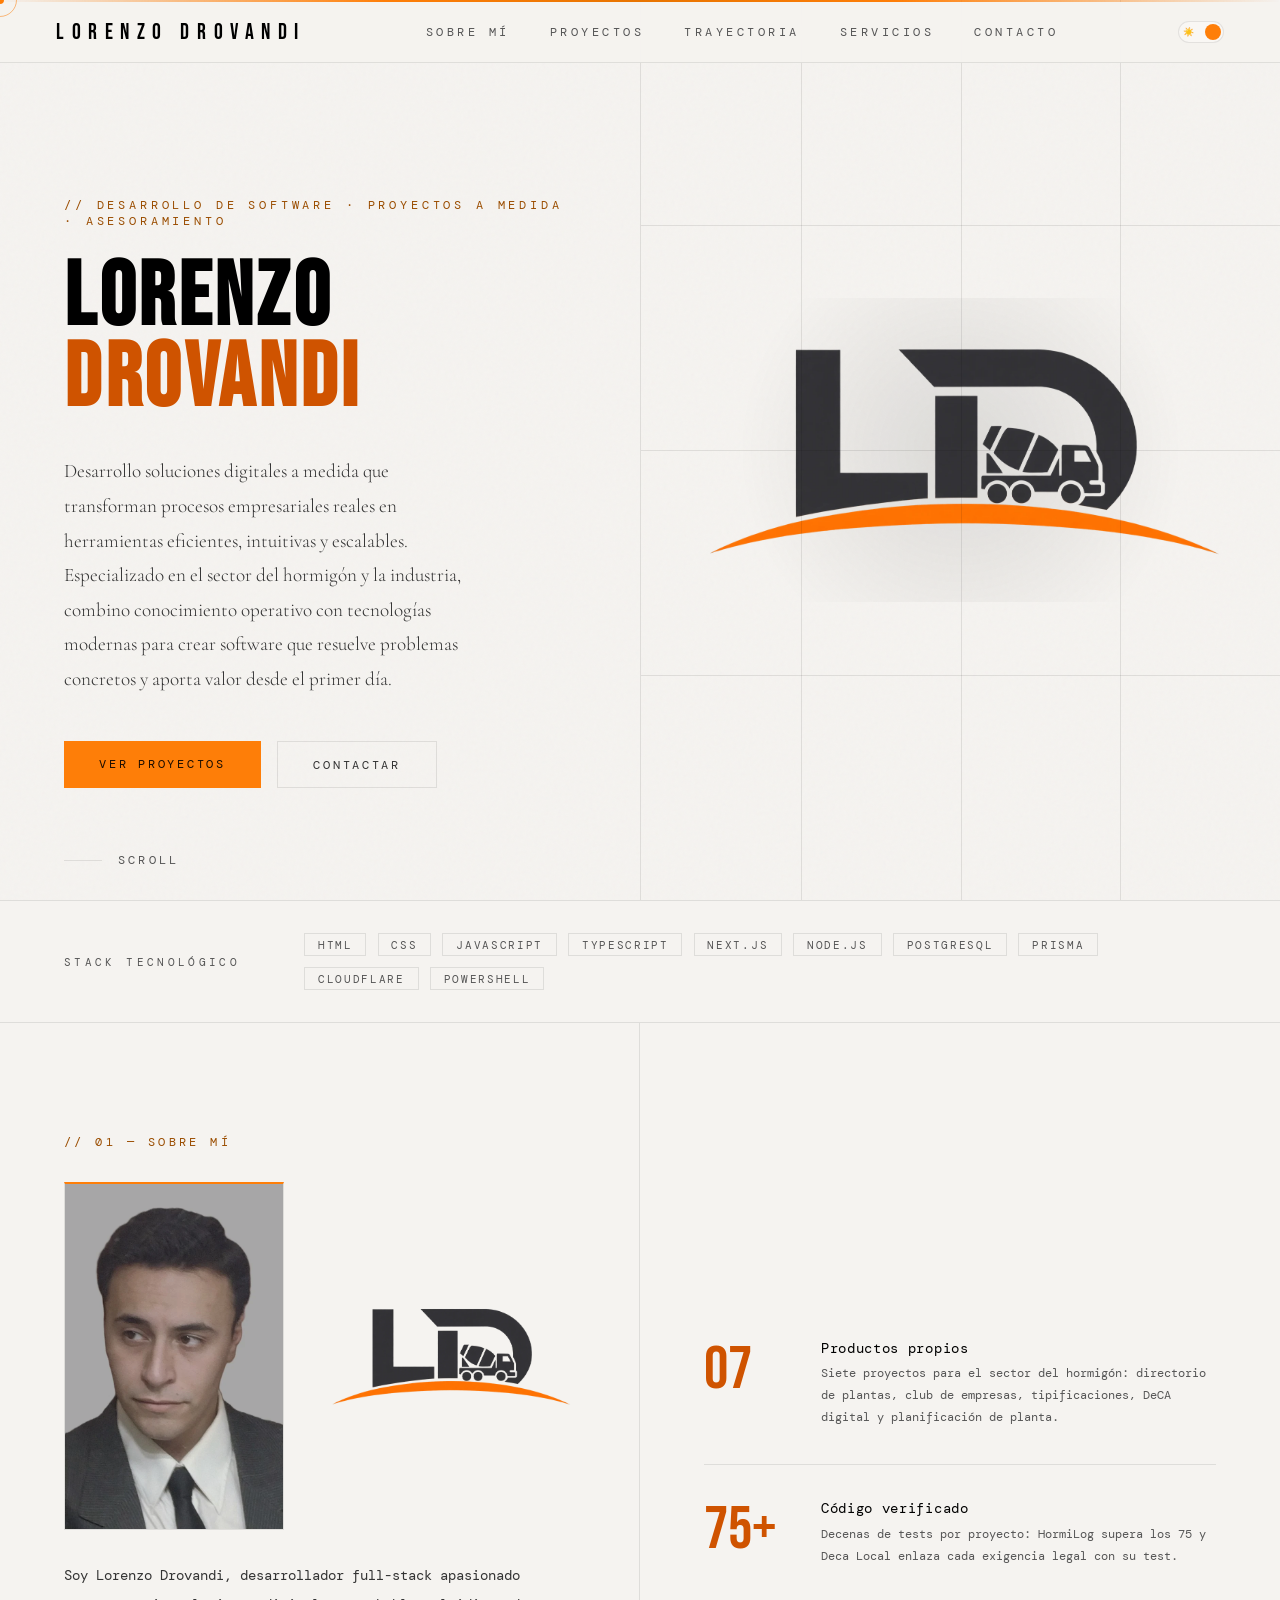
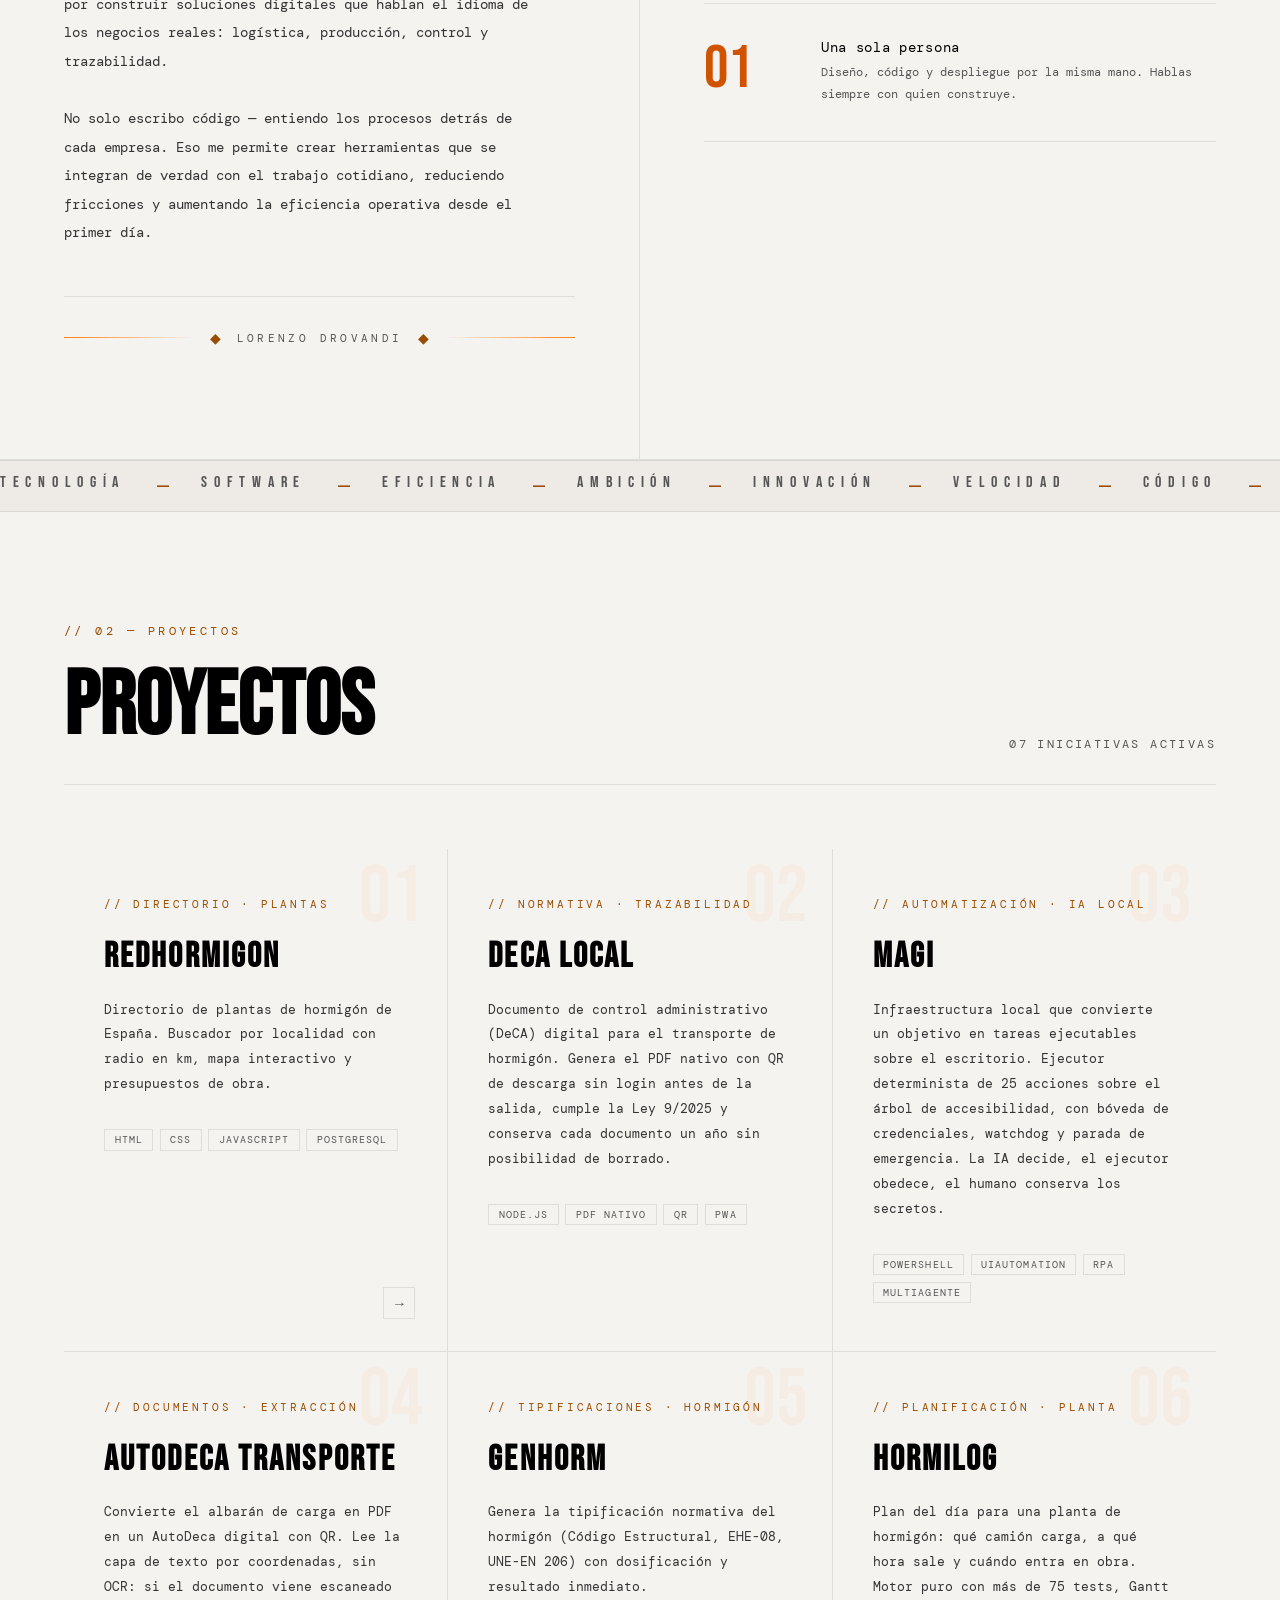
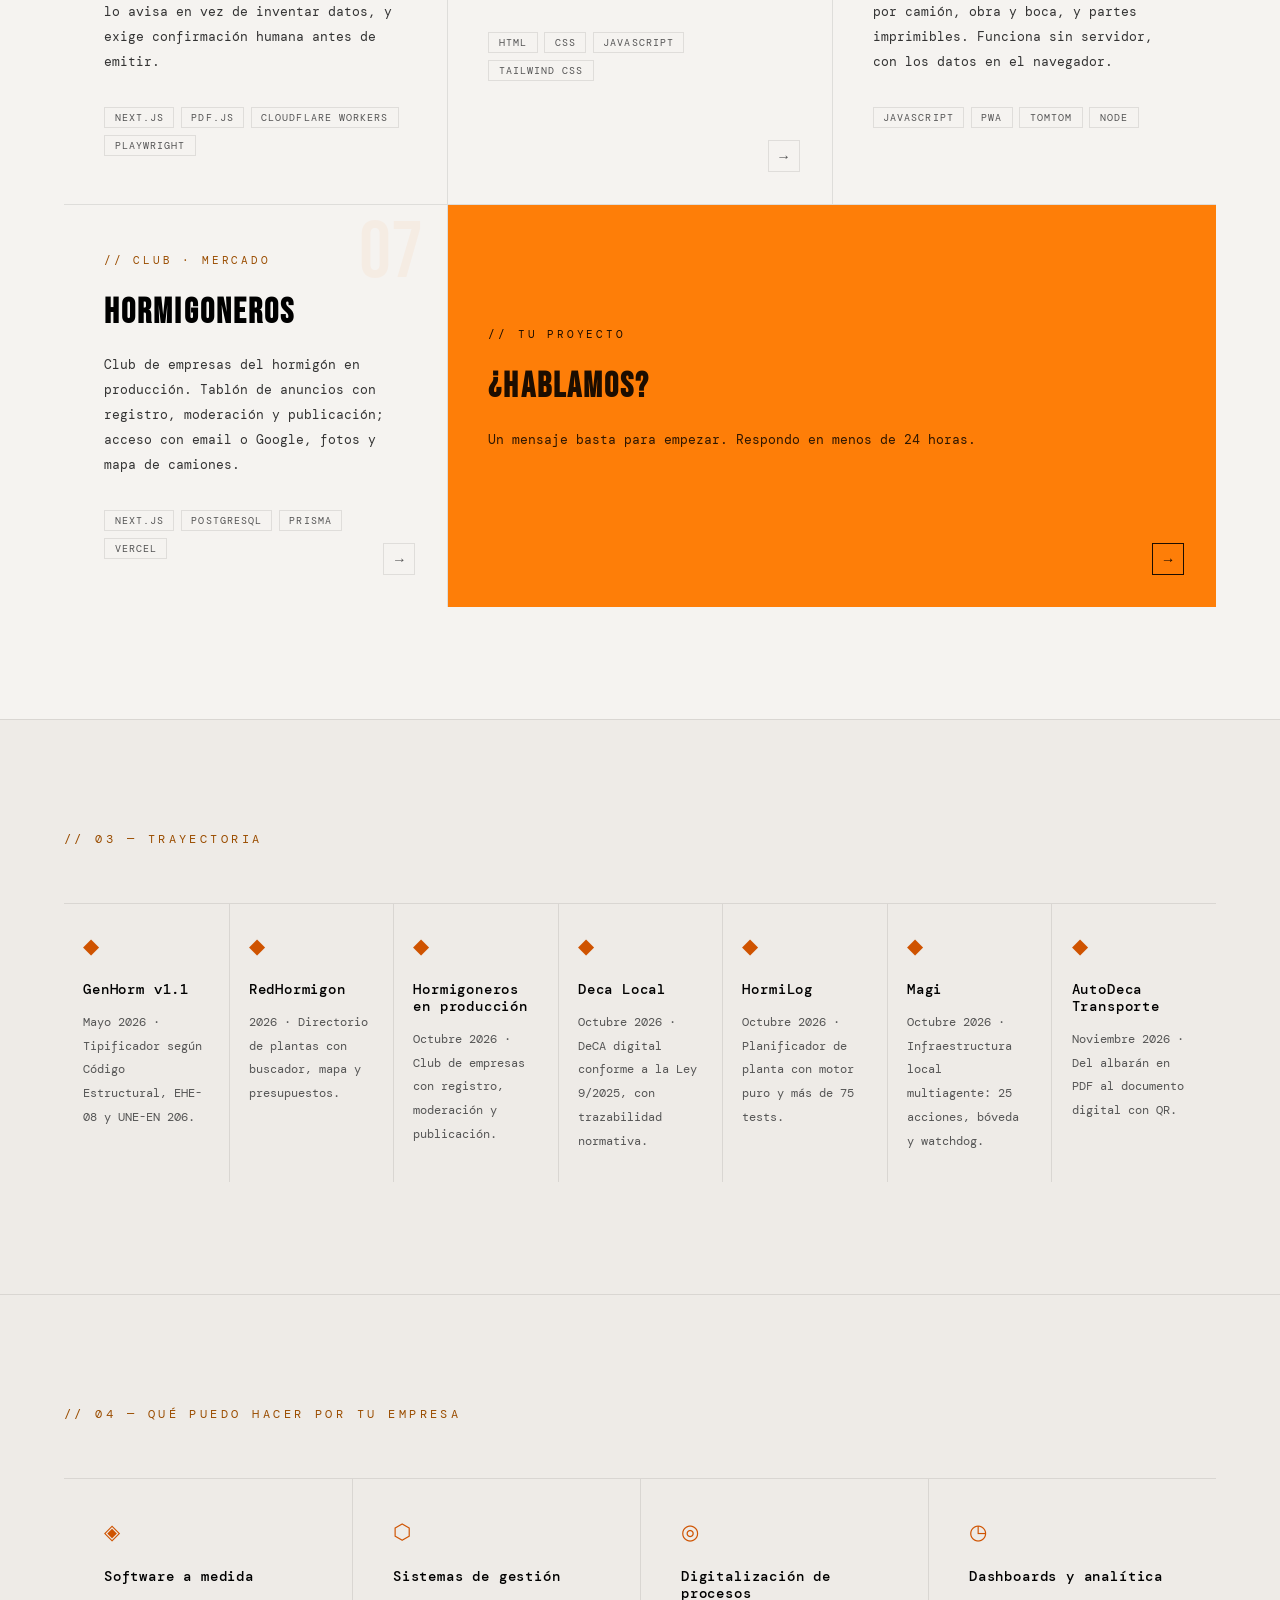
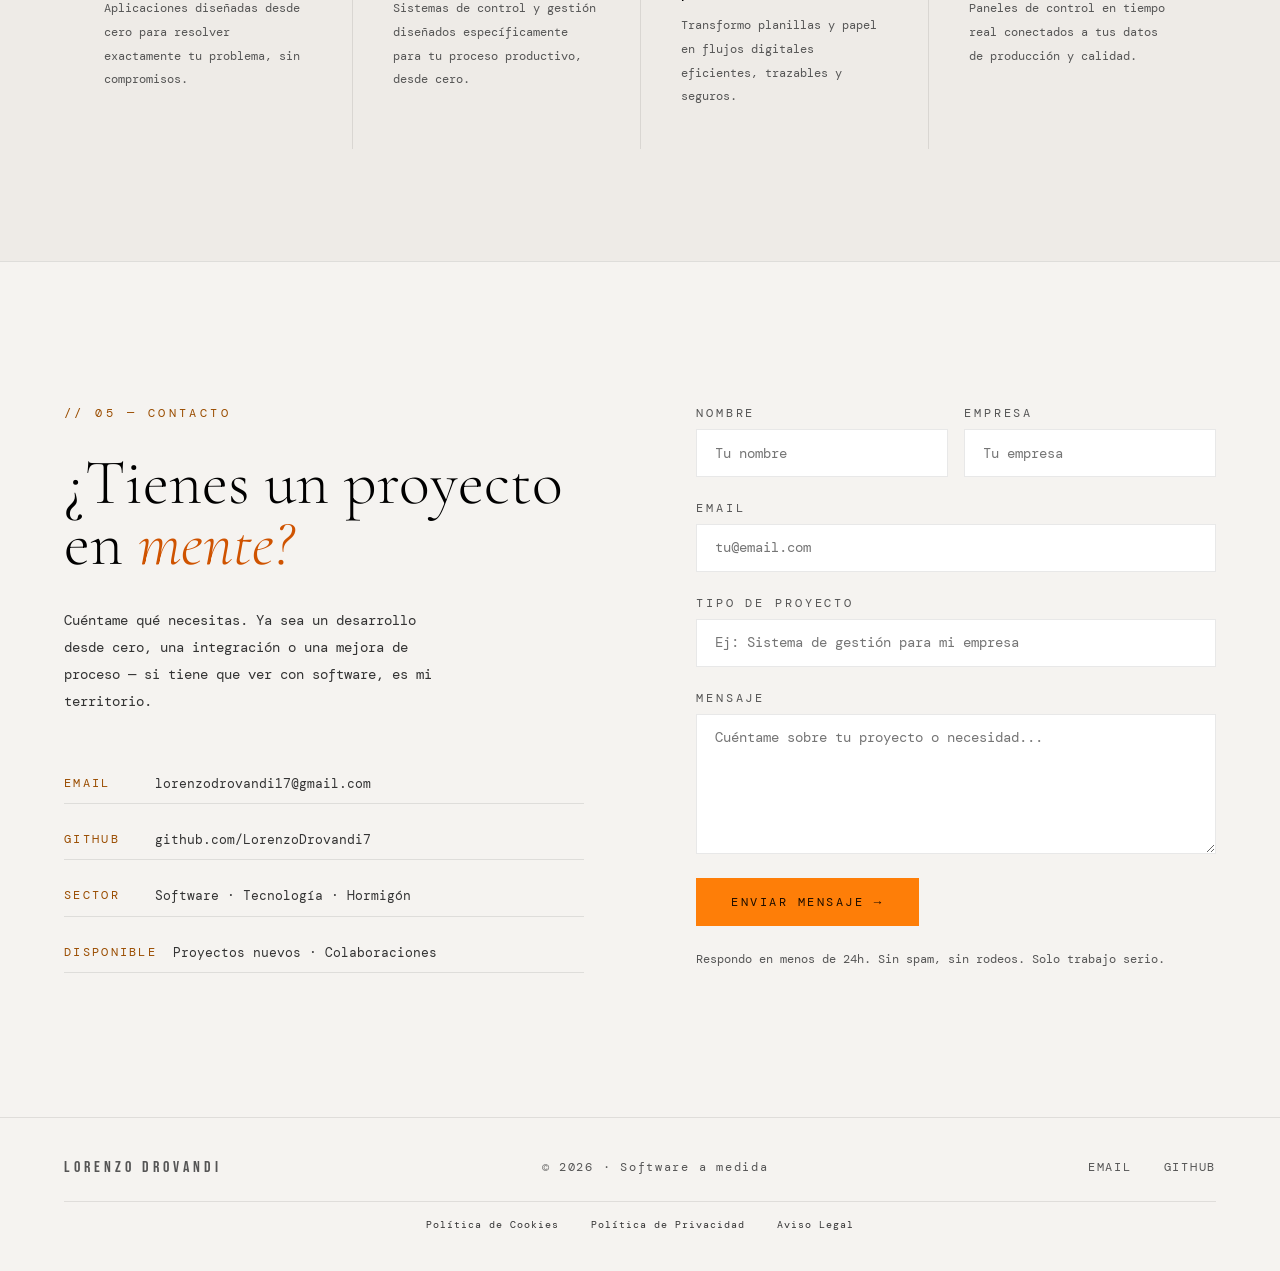
<file: index.html>
<!DOCTYPE html>
<html lang="es">
<head>
  <meta charset="UTF-8" />
  <meta name="viewport" content="width=device-width, initial-scale=1.0" />
  <title>Lorenzo Drovandi · Desarrollador Full-Stack · Portfolio</title>
  <meta name="description" content="Lorenzo Drovandi, desarrollador full-stack especializado en software a medida, plantas de hormigón y tecnologías modernas. Proyectos, servicios y contacto." />
  <meta name="keywords" content="Lorenzo Drovandi, desarrollador full-stack, portfolio, software a medida, hormigón, Next.js, JavaScript" />
  <meta name="author" content="Lorenzo Drovandi" />
  <meta name="robots" content="index, follow" />
  <link rel="canonical" href="https://lorenzodrovandi7.github.io/lorenzo-drovandi/" />

  <!-- Open Graph -->
  <meta property="og:type" content="website" />
  <meta property="og:url" content="https://lorenzodrovandi7.github.io/lorenzo-drovandi/" />
  <meta property="og:title" content="Lorenzo Drovandi · Desarrollador Full-Stack" />
  <meta property="og:description" content="Desarrollo soluciones digitales a medida que transforman procesos empresariales reales en herramientas eficientes, intuitivas y escalables." />
  <meta property="og:locale" content="es_ES" />
  <meta property="og:image" content="https://lorenzodrovandi7.github.io/lorenzo-drovandi/og.png" />
  <meta property="og:image:width" content="1200" />
  <meta property="og:image:height" content="630" />
  <meta property="og:image:alt" content="Logotipo LD de Lorenzo Drovandi" />

  <!-- Twitter Card -->
  <meta name="twitter:card" content="summary_large_image" />
  <meta name="twitter:title" content="Lorenzo Drovandi · Desarrollador Full-Stack" />
  <meta name="twitter:description" content="Desarrollo soluciones digitales a medida que transforman procesos empresariales reales en herramientas eficientes, intuitivas y escalables." />
  <meta name="twitter:image" content="https://lorenzodrovandi7.github.io/lorenzo-drovandi/og.png" />

  <!-- Theme Color -->
  <meta name="theme-color" content="#0a0a0a" media="(prefers-color-scheme: dark)" />
  <meta name="theme-color" content="#f5f3f0" media="(prefers-color-scheme: light)" />

  <link rel="icon" href="favicon.ico" sizes="any">
  <link rel="apple-touch-icon" sizes="180x180" href="apple-touch-icon.png">
  <link rel="icon" type="image/png" sizes="32x32" href="favicon-32x32.png">
  <link rel="icon" type="image/png" sizes="16x16" href="favicon-16x16.png">
  <link rel="manifest" href="site.webmanifest">
  <!-- JSON-LD Structured Data -->
  <script type="application/ld+json">
  {
    "@context": "https://schema.org",
    "@type": "Person",
    "name": "Lorenzo Drovandi",
    "jobTitle": "Desarrollador Full-Stack",
    "url": "https://lorenzodrovandi7.github.io/lorenzo-drovandi/",
    "email": "lorenzodrovandi17@gmail.com",
    "knowsAbout": ["Desarrollo de software", "Next.js", "TypeScript", "PostgreSQL", "Prisma"],
    "sameAs": ["https://github.com/LorenzoDrovandi7"]
  }
  </script>

  <link rel="preconnect" href="https://fonts.googleapis.com" />
  <link rel="preconnect" href="https://fonts.gstatic.com" crossorigin />
  <link href="https://fonts.googleapis.com/css2?family=Cormorant+Garamond:ital,wght@0,300;0,400;0,600;0,700;1,300;1,400;1,600&family=Bebas+Neue&family=DM+Mono:ital,wght@0,300;0,400;0,500;1,300&display=swap" rel="stylesheet" />
  <style>
    /* ── TOKENS ───────────────────────────────────────────────── */
    :root {
      --bg:          #0a0a0a;
      --bg2:         #111111;
      --bg3:         #181818;
      --surface:     #161616;
      --surface2:    #1e1e1e;
      --accent:      #fe7e08;
      --accent-bright: #ffa53b;
      --accent-dim:  rgba(254,126,8,0.18);
      --accent-glow:   rgba(254,126,8,0.08);
      --accent-strong: #fe7e08;
      --accent-ink:    #ffa53b;
      --on-accent:   #1c0d00;
      --on-accent-soft: rgba(28,13,0,.92);
      --text:        #ffffff;
      --text-mid:    #c8c0b8;
      --text-dim:    #9a9088;
      --border:      rgba(240,236,230,0.07);
      --border-accent: rgba(254,126,8,0.3);
      --nav-bg:      rgba(10,10,10,0.92);
    }
    body.light {
      --bg:          #f5f3f0;
      --bg2:         #eeebe7;
      --bg3:         #e8e4df;
      --surface:     #ffffff;
      --surface2:    #f9f7f4;
      --accent:      #fe7e08;
      --accent-bright: #e87400;
      --accent-dim:  rgba(154,77,0,0.12);
      --accent-glow:   rgba(154,77,0,0.06);
      --accent-strong: #cf5300;
      --accent-ink:    #9a4d00;
      --on-accent:   #1c0d00;
      --on-accent-soft: rgba(28,13,0,.92);
      --text:        #000000;
      --text-mid:    #333333;
      --text-dim:    #555555;
      --border:      rgba(0,0,0,0.09);
      --border-accent: rgba(154,77,0,0.30);
      --nav-bg:      rgba(245,243,240,0.94);
    }

    *,*::before,*::after { box-sizing:border-box; margin:0; padding:0 }
    html { scroll-behavior:smooth }
    section[id] { scroll-margin-top: 84px }
    #contenido { scroll-margin-top: 84px }
    :focus-visible { outline: 2px solid var(--accent); outline-offset: 3px }
    .skip-link {
      position: absolute; left: 1rem; top: -5rem; z-index: 10000;
      background: var(--accent); color: var(--on-accent);
      padding: .7rem 1.2rem;
      font-size: .75rem; letter-spacing: .18em; text-transform: uppercase;
      text-decoration: none; transition: top .2s;
    }
    .skip-link:focus { top: 1rem }
    body {
      background: var(--bg);
      color: var(--text);
      font-family: 'DM Mono', monospace;
      font-size: 20px;
      overflow-x: hidden;
      cursor: none;
      -webkit-tap-highlight-color: transparent;
      transition: background .5s, color .5s;
    }

    /* ── CURSOR ─────────────────────────────────────────────── */
    .cursor {
      width: 8px; height: 8px;
      background: var(--accent);
      border-radius: 50%;
      position: fixed; top: 0; left: 0;
      pointer-events: none; z-index: 9999;
      transform: translate(-50%,-50%);
      transition: width .15s, height .15s;
    }
    .cursor-ring {
      width: 34px; height: 34px;
      border: 1px solid rgba(254,126,8,0.5);
      border-radius: 50%;
      position: fixed; top: 0; left: 0;
      pointer-events: none; z-index: 9998;
      transform: translate(-50%,-50%);
      transition: width .35s cubic-bezier(.25,.46,.45,.94),
                  height .35s cubic-bezier(.25,.46,.45,.94),
                  border-color .3s;
    }
    body:has(a:hover) .cursor-ring,
    body:has(button:hover) .cursor-ring { width:52px; height:52px; border-color:var(--accent) }

    /* ── GOTHIC PARTICLES ──────────────────────────────────── */
    .gothic-particles {
      position: fixed;
      inset: 0;
      pointer-events: none;
      z-index: 1;
      overflow: hidden;
    }
    .gothic-particles span {
      position: absolute;
      width: 3px;
      height: 3px;
      background: var(--accent);
      border-radius: 50%;
      opacity: 0;
      animation: ember 6s ease-in-out infinite;
      box-shadow: 0 0 4px var(--accent), 0 0 8px var(--accent-dim);
    }
    .gothic-particles span:nth-child(1)  { left: 20%; top: 30%; animation-delay: 0s; animation-duration: 5s }
    .gothic-particles span:nth-child(2)  { left: 70%; top: 20%; animation-delay: 1.2s; animation-duration: 7s }
    .gothic-particles span:nth-child(3)  { left: 40%; top: 70%; animation-delay: 2.5s; animation-duration: 6s }
    .gothic-particles span:nth-child(4)  { left: 80%; top: 60%; animation-delay: 0.8s; animation-duration: 5.5s }
    .gothic-particles span:nth-child(5)  { left: 10%; top: 50%; animation-delay: 3s; animation-duration: 8s }
    .gothic-particles span:nth-child(6)  { left: 55%; top: 80%; animation-delay: 1.8s; animation-duration: 6.5s }
    .gothic-particles span:nth-child(7)  { left: 90%; top: 40%; animation-delay: 4s; animation-duration: 4.5s }
    .gothic-particles span:nth-child(8)  { left: 30%; top: 10%; animation-delay: 0.5s; animation-duration: 7.5s }
    .gothic-particles span:nth-child(9)  { left: 65%; top: 90%; animation-delay: 3.5s; animation-duration: 5.8s }
    .gothic-particles span:nth-child(10) { left: 50%; top: 45%; animation-delay: 2s; animation-duration: 6.2s }
    .gothic-particles span:nth-child(11) { left: 15%; top: 75%; animation-delay: 1.5s; animation-duration: 7.2s }
    .gothic-particles span:nth-child(12) { left: 85%; top: 15%; animation-delay: 4.5s; animation-duration: 4.8s }
    @keyframes ember {
      0%   { opacity: 0; transform: translateY(20px) scale(0.5) }
      20%  { opacity: 0.6; transform: translateY(0px) scale(1) }
      80%  { opacity: 0.3; transform: translateY(-30px) scale(0.8) }
      100% { opacity: 0; transform: translateY(-60px) scale(0.2) }
    }
    /* ── NOISE TEXTURE ────────────────────────────────────── */
    body::before {
      content: '';
      position: fixed; inset: 0;
      background-image: url("data:image/svg+xml,%3Csvg viewBox='0 0 256 256' xmlns='http://www.w3.org/2000/svg'%3E%3Cfilter id='n'%3E%3CfeTurbulence type='fractalNoise' baseFrequency='0.9' numOctaves='4' stitchTiles='stitch'/%3E%3C/filter%3E%3Crect width='100%25' height='100%25' filter='url(%23n)' opacity='1'/%3E%3C/svg%3E");
      opacity: .028;
      pointer-events: none;
      z-index: 1;
    }

    /* ── ACCENT TOP LINE ──────────────────────────────────── */
    .top-line {
      position: fixed; top: 0; left: 0; right: 0;
      height: 2px;
      background: linear-gradient(to right, transparent, var(--accent) 30%, var(--accent-bright) 50%, var(--accent) 70%, transparent);
      z-index: 9999;
    }

    /* ── NAV ──────────────────────────────────────────────── */
    nav {
      position: fixed; top: 2px; left: 0; right: 0;
      z-index: 500;
      display: flex;
      justify-content: space-between;
      align-items: center;
      padding: 1.1rem 3.5rem;
      border-bottom: 1px solid var(--border);
      backdrop-filter: blur(20px) saturate(160%);
      background: var(--nav-bg);
      transition: background .5s, border-color .5s;
    }
    .nav-logo {
      font-family: 'Bebas Neue', sans-serif;
      font-size: 1.35rem;
      letter-spacing: .35em;
      color: var(--text);
      text-transform: uppercase;
    }
    .nav-links { display: flex; gap: 2.5rem }
    .nav-links a {
      color: var(--text-dim);
      text-decoration: none;
      font-size: .78rem;
      letter-spacing: .28em;
      text-transform: uppercase;
      transition: color .3s;
      font-family: 'DM Mono', monospace;
      position: relative;
    }
    .nav-links a::after {
      content: '';
      position: absolute; bottom: -4px; left: 0; right: 0;
      height: 1px;
      background: var(--accent);
      transform: scaleX(0);
      transition: transform .3s;
      transform-origin: left;
    }
    .nav-links a:hover { color: var(--text) }
    .nav-links a:hover::after { transform: scaleX(1) }

    /* THEME TOGGLE */
    .theme-toggle {
      width: 46px; height: 22px;
      background: var(--surface2);
      border: 1px solid var(--border);
      border-radius: 11px;
      cursor: none;
      position: relative;
      transition: background .3s, border-color .3s;
    }
    .theme-toggle::after {
      content: '';
      position: absolute;
      width: 16px; height: 16px;
      border-radius: 50%;
      background: var(--accent);
      top: 2px; left: 2px;
      transition: transform .3s;
    }
    body.light .theme-toggle::after { transform: translateX(24px) }
    .t-icon {
      position: absolute;
      font-size: 9px; top: 50%;
      transform: translateY(-50%);
      pointer-events: none;
      transition: opacity .3s;
    }
    body.light .hero-number { background: radial-gradient(circle, rgba(0, 0, 0, 0.1) 0%, transparent 72%) }
    .t-icon.moon { right: 4px }
    .t-icon.sun  { left: 4px; opacity: 0 }
    body.light .t-icon.sun  { opacity: 1 }
    body.light .t-icon.moon { opacity: 0 }

    /* MENU BTN (solo móvil) */
    .menu-btn {
      display: none;
      width: 44px; height: 44px;
      background: transparent;
      border: 1px solid var(--border);
      border-radius: 8px;
      cursor: none;
      flex-direction: column; align-items: center; justify-content: center;
      gap: 5px;
    }
    .menu-btn span {
      display: block; width: 18px; height: 2px;
      background: var(--text);
      transition: transform .25s, opacity .25s;
    }

    /* ── HERO ─────────────────────────────────────────────── */
    .hero {
      min-height: 100vh;
      display: grid;
      grid-template-columns: 1fr 1fr;
      position: relative;
      overflow: hidden;
      z-index: 2;
    }
    .hero-left {
      display: flex; flex-direction: column;
      justify-content: flex-end;
      padding: 9rem 3.5rem 7rem 4rem;
      position: relative;
    }

    .hero-tag {
      font-size: .75rem;
      letter-spacing: .32em;
      text-transform: uppercase;
      color: var(--accent-ink);
      margin-bottom: 1.8rem;
      opacity: 0;
      animation: fadeUp .9s .2s forwards;
    }
    .hero-name {
      font-family: 'Bebas Neue', sans-serif;
      font-size: clamp(4rem, 7vw, 7.5rem);
      line-height: .9;
      color: var(--text);
      opacity: 0;
      animation: fadeUp .9s .4s forwards;
      letter-spacing: .04em;
      text-transform: uppercase;
    }
    .hero-name .accent { color: var(--accent-strong) }
    .hero-name .serif {
      font-family: 'Cormorant Garamond', serif;
      font-style: italic;
      font-weight: 300;
      font-size: .6em;
      display: block;
      letter-spacing: .06em;
      color: var(--text-mid);
      margin-top: .2em;
    }
    .hero-sub {
      font-family: 'Cormorant Garamond', serif;
      font-size: 1.2rem;
      font-weight: 300;
      color: var(--text-mid);
      margin-top: 2.2rem;
      max-width: 400px;
      line-height: 1.8;
      opacity: 0;
      animation: fadeUp .9s .6s forwards;
    }
    .hero-cta {
      margin-top: 2.8rem;
      display: flex; gap: 1rem;
      opacity: 0;
      animation: fadeUp .9s .8s forwards;
      flex-wrap: wrap;
    }

    /* Buttons */
    .btn-primary {
      background: var(--accent);
      color: var(--on-accent);
      border: none;
      padding: .9rem 2.2rem;
      font-family: 'DM Mono', monospace;
      font-size: .78rem;
      letter-spacing: .22em;
      text-transform: uppercase;
      cursor: none;
      text-decoration: none;
      display: inline-block;
      transition: background .3s, transform .2s, box-shadow .3s;
      position: relative;
      overflow: hidden;
    }
    .btn-primary::after {
      content: '';
      position: absolute; inset: 0;
      background: linear-gradient(120deg, transparent 30%, rgba(255,255,255,.15) 50%, transparent 70%);
      transform: translateX(-100%);
      transition: transform .5s;
    }
    .btn-primary:hover { background: var(--accent-bright); transform: translateY(-2px); box-shadow: 0 8px 30px rgba(254,126,8,.4) }
    .btn-primary:hover::after { transform: translateX(100%) }
    .btn-primary:active, .form-submit:active { transform: translateY(0) scale(.99) }
    .btn-secondary {
      border: 1px solid var(--border);
      color: var(--text-mid);
      padding: .9rem 2.2rem;
      font-family: 'DM Mono', monospace;
      font-size: .78rem;
      letter-spacing: .22em;
      text-transform: uppercase;
      cursor: none;
      text-decoration: none;
      display: inline-block;
      transition: border-color .3s, color .3s;
    }
    .btn-secondary:hover { border-color: var(--accent); color: var(--text) }

    /* HERO RIGHT — decorative panel */
    .hero-right {
      position: relative;
      display: flex; align-items: center; justify-content: center;
      overflow: hidden;
      border-left: 1px solid var(--border);
    }
    .grid-col {
      position: absolute;
      top: 0; bottom: 0;
      width: 1px;
      background: var(--border);
    }
    .grid-row {
      position: absolute;
      left: 0; right: 0;
      height: 1px;
      background: var(--border);
    }
    .hero-number {
      width: min(42vw, 900px);
      height: auto;
      background: radial-gradient(circle, rgba(255, 255, 255, 0.1) 0%, transparent 72%);
      pointer-events: none;
      opacity: 100%;
    }
    .scroll-indicator {
      position: absolute; bottom: 2rem; left: 4rem;
      display: flex; align-items: center; gap: 1rem;
      font-size: .72rem; letter-spacing: .28em;
      text-transform: uppercase;
      color: var(--text-dim);
      z-index: 5;
    }
    .scroll-line {
      width: 38px; height: 1px;
      background: var(--border);
      position: relative; overflow: hidden;
    }
    .scroll-line::after {
      content: '';
      position: absolute; top: 0; left: -100%;
      width: 100%; height: 100%;
      background: var(--accent);
      animation: slideLine 2s ease-in-out infinite;
    }
    @keyframes slideLine { to { left: 100% } }

    /* ── DIVIDER ──────────────────────────────────────────── */
    .divider {
      display: flex; align-items: center; gap: 2rem;
      padding: 2rem 4rem;
      border-top: 1px solid var(--border);
      border-bottom: 1px solid var(--border);
      z-index: 2; position: relative;
    }
    .divider-label {
      font-size: .7rem; letter-spacing: .3em;
      text-transform: uppercase;
      color: var(--text-dim); white-space: nowrap;
    }
    .divider-line { flex: 1; height: 1px; background: linear-gradient(to right, var(--border), transparent) }
    .divider-pills { display: flex; gap: .7rem; flex-wrap: wrap }
    .pill {
      border: 1px solid var(--border);
      padding: .22rem .8rem;
      font-size: .7rem; letter-spacing: .15em;
      text-transform: uppercase;
      color: var(--text-dim);
      transition: border-color .3s, color .3s;
    }
    .pill:hover { border-color: var(--accent); color: var(--text) }

    /* ── ABOUT ────────────────────────────────────────────── */
    .about {
      display: grid; grid-template-columns: 1fr 1fr;
      border-bottom: 1px solid var(--border);
      z-index: 2; position: relative;
    }
    .about-text {
      padding: 7rem 4rem;
      border-right: 1px solid var(--border);
    }
    .section-label {
      font-size: .72rem; letter-spacing: .3em;
      text-transform: uppercase;
      color: var(--accent-ink); margin-bottom: 2rem;
    }
    .about-heading {
      font-family: 'Cormorant Garamond', serif;
      font-size: clamp(2.2rem,3.5vw,3.2rem);
      line-height: 1.15;
      color: var(--text); margin-bottom: 2rem;
      font-weight: 300;
    }
    .about-heading em { font-style: italic; color: var(--accent-strong) }
    .about-top {
      display: flex; gap: 2.5rem; align-items: center;
      margin-bottom: 2rem;
    }
    .about-photo { margin: 0; flex: 0 0 220px }
    .about-photo img {
      width: 100%; height: auto; display: block;
      border: 1px solid var(--border);
      border-top: 2px solid var(--accent);
    }
    .about-top .about-heading { margin-bottom: 0 }
    .about-logo { flex: 1 1 auto; max-width: 340px; min-width: 0; margin: 0 }
    .about-logo img { width: 100%; height: auto; display: block }
    .sr-only {
      position: absolute; width: 1px; height: 1px;
      padding: 0; margin: -1px; overflow: hidden;
      clip: rect(0,0,0,0); white-space: nowrap; border: 0;
    }
    .about-body {
      color: var(--text-mid);
      font-size: .85rem;
      line-height: 2.1;
      max-width: 480px;
    }
    .about-ornament {
      display: flex; align-items: center; gap: 1rem;
      margin-top: 3rem; padding-top: 2rem;
      border-top: 1px solid var(--border);
    }
    .orn-line { flex: 1; height: 1px; background: linear-gradient(to right, var(--accent), transparent) }
    .orn-text { font-size: .7rem; letter-spacing: .3em; text-transform: uppercase; color: var(--text-dim); white-space: nowrap }
    .orn-diamond { color: var(--accent-ink); font-size: .9rem; flex-shrink: 0 }

    .about-stats {
      padding: 7rem 4rem;
      display: flex; flex-direction: column; justify-content: center;
    }
    .stat-item {
      padding: 2.2rem 0;
      border-bottom: 1px solid var(--border);
      display: flex; align-items: flex-start; gap: 2rem;
    }
    .stat-item:first-child { padding-top: 0 }
    .stat-number {
      font-family: 'Bebas Neue', sans-serif;
      font-size: 3.8rem;
      color: var(--accent-strong);
      line-height: 1; min-width: 85px; font-weight: 400;
    }
    .stat-title { font-size: .85rem; color: var(--text); margin-bottom: .4rem; letter-spacing: .05em }
    .stat-sub { font-size: .78rem; color: var(--text-dim); line-height: 1.75 }

    /* ── MARQUEE ──────────────────────────────────────────── */
    .pampa-band {
      overflow: hidden;
      border-top: 1px solid var(--border);
      border-bottom: 1px solid var(--border);
      padding: .75rem 0;
      background: var(--bg2);
      z-index: 2; position: relative;
    }
    .pampa-band-inner {
      display: flex; gap: 2rem;
      animation: bandScroll 28s linear infinite;
      white-space: nowrap;
    }
    .band-word {
      font-family: 'Bebas Neue', sans-serif;
      font-size: 1rem; letter-spacing: .42em;
      text-transform: uppercase;
      color: var(--text-dim); flex-shrink: 0;
    }
    .band-sep { color: var(--accent-ink); flex-shrink: 0 }
    @keyframes bandScroll { from{transform:translateX(0)} to{transform:translateX(-50%)} }

    /* ── PROJECTS ─────────────────────────────────────────── */
    .projects {
      padding: 7rem 4rem;
      z-index: 2; position: relative;
    }
    .projects-header {
      display: flex; justify-content: space-between; align-items: flex-end;
      margin-bottom: 4rem; padding-bottom: 2rem;
      border-bottom: 1px solid var(--border);
    }
    .projects-title {
      font-family: 'Bebas Neue', sans-serif;
      font-size: clamp(3.5rem, 7vw, 6rem);
      color: var(--text); line-height: 1;
      text-transform: uppercase;
    }
    .projects-count {
      font-size: .75rem; color: var(--text-dim);
      letter-spacing: .2em; text-transform: uppercase;
    }
    .projects-grid {
      display: grid; grid-template-columns: repeat(3,1fr);
      gap: 1px; background: var(--border);
    }
    .project-card {
      background: var(--bg);
      padding: 3rem 2.5rem;
      position: relative; overflow: hidden;
      transition: background .3s;
    }
    .project-card::before {
      content: '';
      position: absolute; top: 0; left: 0; right: 0;
      height: 2px;
      background: linear-gradient(to right, var(--accent), var(--accent-bright));
      transform: scaleX(0);
      transition: transform .5s cubic-bezier(.25,.46,.45,.94);
      transform-origin: left;
    }
    .project-card::after {
      content: '';
      position: absolute; inset: 0;
      background: radial-gradient(ellipse at top left, var(--accent-glow), transparent 60%);
      opacity: 0; transition: opacity .5s;
    }
    .project-card:hover { background: var(--surface) }
    .project-card:hover::before { transform: scaleX(1) }
    .project-card:hover::after { opacity: 1 }
    .project-index {
      font-family: 'Bebas Neue', sans-serif;
      font-size: 5rem;
      color: rgba(254,126,8,.05);
      position: absolute; top: .5rem; right: 1.5rem;
      line-height: 1;
    }
    .project-tag {
      font-size: .7rem; letter-spacing: .25em;
      text-transform: uppercase;
      color: var(--accent-ink); margin-bottom: 1.5rem;
    }
    .project-name {
      font-family: 'Bebas Neue', sans-serif;
      font-size: 2.2rem; color: var(--text);
      letter-spacing: .06em; margin-bottom: 1.2rem;
      text-transform: uppercase;
      text-wrap: balance;
    }
    .project-desc {
      font-size: .82rem; color: var(--text-mid);
      line-height: 1.9; margin-bottom: 2rem;
    }
    .project-tech { display: flex; flex-wrap: wrap; gap: .4rem }
    .tech-tag {
      font-size: .65rem; letter-spacing: .1em;
      padding: .2rem .6rem;
      border: 1px solid var(--border);
      color: var(--text-dim);
      text-transform: uppercase;
      transition: border-color .3s, color .3s;
    }
    .project-card:hover .tech-tag { border-color: var(--border-accent); color: var(--text-mid) }
    .project-arrow {
      position: absolute; bottom: 2rem; right: 2rem;
      width: 32px; height: 32px;
      border: 1px solid var(--border);
      display: flex; align-items: center; justify-content: center;
      color: var(--text-dim); font-size: .9rem;
      transition: border-color .3s, color .3s, transform .3s;
    }
    .project-card:hover .project-arrow {
      border-color: var(--accent); color: var(--accent-ink);
      transform: translate(3px,-3px);
    }

    /* Tarjetas que son enlaces (proyecto con URL pública) */
    a.project-card { text-decoration: none }

    /* CTA card — cierra la rejilla y enlaza a contacto */
    .project-card.project-cta {
      background: var(--accent);
      text-decoration: none;
      display: flex; flex-direction: column; justify-content: center;
      grid-column: span 2;
    }
    .project-card.project-cta::before,
    .project-card.project-cta::after { display: none }
    .project-card.project-cta:hover { background: var(--accent-bright) }
    .project-card.project-cta .project-tag { color: var(--on-accent) }
    .project-card.project-cta .project-name { color: var(--on-accent) }
    .project-card.project-cta .project-desc { color: var(--on-accent-soft) }
    .project-card.project-cta .project-arrow {
      border-color: var(--on-accent); color: var(--on-accent);
    }
    .project-card.project-cta:hover .project-arrow {
      border-color: var(--on-accent); color: var(--on-accent);
      transform: translate(3px,-3px);
    }

    /* ── SERVICES ─────────────────────────────────────────── */
    .services {
      padding: 7rem 4rem;
      border-top: 1px solid var(--border);
      background: var(--bg2);
      z-index: 2; position: relative;
    }
    .services-label { margin-bottom: 3.5rem }
    .services-grid { display: grid; grid-template-columns: repeat(4,1fr); gap: 0; }
    .timeline-grid { grid-template-columns: repeat(7,1fr); }
    .timeline-grid .service-item { padding: 1.8rem 1.2rem; }
    .service-item {
      padding: 2.5rem;
      border-left: 1px solid var(--border);
      transition: background .3s;
      position: relative;
    }
    .service-item:first-child { border-left: none }
    .service-item::before {
      content: '';
      position: absolute; top: 0; left: 0; right: 0;
      height: 1px; background: var(--border);
      transition: background .3s;
    }
    .service-item:hover { background: var(--bg3) }
    .service-item:hover::before { background: var(--accent) }
    .service-icon { font-size: 1.3rem; margin-bottom: 1.4rem; color: var(--accent-strong) }
    .service-name {
      font-size: .85rem; color: var(--text);
      margin-bottom: .8rem; letter-spacing: .06em; font-weight: 500;
    }
    .service-desc { font-size: .78rem; color: var(--text-dim); line-height: 1.9 }

    /* ── CERTIFICADOS ─────────────────────────────────────── */
    .cert-grid {
      display: grid; grid-template-columns: repeat(2,1fr); gap: 0;
      border-top: 1px solid var(--border);
    }
    .cert-item {
      display: flex; justify-content: space-between; align-items: center;
      gap: 1.5rem;
      padding: 1.4rem 1.8rem;
      border-bottom: 1px solid var(--border);
    }
    .cert-item:nth-child(odd) { border-right: 1px solid var(--border) }
    .cert-name { font-size: .85rem; color: var(--text); margin-bottom: .3rem; letter-spacing: .03em }
    .cert-meta { font-size: .72rem; color: var(--text-dim); letter-spacing: .05em }
    .cert-link {
      flex-shrink: 0;
      font-size: .72rem; letter-spacing: .15em; text-transform: uppercase;
      color: var(--accent-ink); text-decoration: none; white-space: nowrap;
      transition: color .3s;
    }
    .cert-link:hover { color: var(--text) }

    /* ── CONTACT ──────────────────────────────────────────── */
    .contact {
      padding: 9rem 4rem;
      display: grid; grid-template-columns: 1fr 1fr; gap: 7rem;
      border-top: 1px solid var(--border);
      z-index: 2; position: relative;
    }
    .contact-heading {
      font-family: 'Cormorant Garamond', serif;
      font-size: clamp(2.8rem, 5vw, 5rem);
      line-height: .95; color: var(--text);
      margin-bottom: 2rem; font-weight: 300;
      text-wrap: balance;
    }
    .contact-heading span { color: var(--accent-strong); font-style: italic }
    .contact-sub {
      font-size: .85rem; color: var(--text-mid);
      line-height: 2; margin-bottom: 3rem; max-width: 380px;
    }
    .contact-info { display: flex; flex-direction: column; gap: 1rem }
    .contact-info-item {
      display: flex; align-items: center; gap: 1rem;
      font-size: .8rem; color: var(--text-mid);
      padding: .7rem 0; border-bottom: 1px solid var(--border);
    }
    .contact-info-item span:first-child {
      color: var(--accent-ink); font-size: .72rem;
      letter-spacing: .2em; text-transform: uppercase; min-width: 75px;
    }
    .contact-info-item a {
      color: var(--text-mid); text-decoration: none;
      transition: color .3s;
    }
    .contact-info-item a:hover { color: var(--accent) }

    /* Form */
    .contact-form { display: flex; flex-direction: column; gap: 1.5rem }
    .form-group { display: flex; flex-direction: column; gap: .5rem }
    .form-label {
      font-size: .72rem; letter-spacing: .25em;
      text-transform: uppercase; color: var(--text-dim);
    }
    .form-input, .form-textarea {
      background: var(--surface);
      border: 1px solid var(--border);
      color: var(--text);
      padding: .9rem 1.1rem;
      font-family: 'DM Mono', monospace;
      font-size: .85rem; width: 100%;
      transition: border-color .3s, box-shadow .3s;
      outline: none; cursor: none;
    }
    .form-input:focus, .form-textarea:focus {
      border-color: var(--accent);
      box-shadow: 0 0 0 3px var(--accent-glow);
    }
    .form-textarea { resize: vertical; min-height: 140px }
    .form-row { display: grid; grid-template-columns: 1fr 1fr; gap: 1rem }
    .form-submit {
      background: var(--accent);
      color: var(--on-accent); border: none;
      padding: 1rem 2.2rem;
      font-family: 'DM Mono', monospace;
      font-size: .78rem; letter-spacing: .2em;
      text-transform: uppercase; cursor: none;
      transition: background .3s, box-shadow .3s, transform .2s;
      align-self: flex-start;
    }
    .form-submit:hover {
      background: var(--accent-bright);
      box-shadow: 0 6px 24px rgba(254,126,8,.4);
      transform: translateY(-2px);
    }
    .form-note { font-size: .72rem; color: var(--text-dim); line-height: 1.75 }
    .hp-field { position: absolute; left: -9999px; width: 1px; height: 1px; overflow: hidden }
    .success-msg {
      display: none;
      background: var(--accent-dim);
      border: 1px solid var(--border-accent);
      padding: 1rem 1.5rem;
      font-size: .8rem; color: var(--accent-ink); letter-spacing: .1em;
    }
    .error-msg {
      display: none;
      background: rgba(254,126,8,0.1);
      border: 1px solid rgba(254,126,8,0.4);
      padding: 1rem 1.5rem;
      font-size: .75rem; color: var(--accent-ink); letter-spacing: .05em;
      line-height: 1.6;
    }
    .form-submit.loading {
      pointer-events: none;
      opacity: .6;
    }

/* ── FOOTER ───────────────────────────────────────────── */
    footer {
      padding: 2.5rem 4rem;
      border-top: 1px solid var(--border);
      display: flex;
      flex-direction: column;
      align-items: center;
      gap: 1.5rem;
      z-index: 2; position: relative;
      background: var(--bg);
    }
    .footer-main {
      display: flex;
      justify-content: space-between;
      align-items: center;
      width: 100%;
    }
    .footer-logo {
      font-family: 'Bebas Neue', sans-serif;
      font-size: 1rem; letter-spacing: .25em;
      color: var(--text-dim); text-transform: uppercase;
    }
    .footer-copy { font-size: .72rem; color: var(--text-dim); letter-spacing: .15em }
    .footer-links { display: flex; gap: 2rem }
    .footer-links a {
      font-size: .72rem; color: var(--text-dim); text-decoration: none;
      letter-spacing: .15em; text-transform: uppercase;
      transition: color .3s;
    }
    .footer-links a:hover { color: var(--accent-ink) }
    .footer-legal {
      display: flex;
      gap: 2rem;
      padding-top: 1rem;
      border-top: 1px solid var(--border);
      width: 100%;
      justify-content: center;
    }
    .footer-legal a {
      font-size: .62rem;
      color: var(--text-mid);
      text-decoration: none;
      letter-spacing: .1em;
      transition: color .3s;
    }
    .footer-legal a:hover { color: var(--accent-ink) }

    /* ── ANIMATIONS ───────────────────────────────────────── */
    @keyframes fadeUp {
      from { opacity: 0; transform: translateY(30px) }
      to   { opacity: 1; transform: translateY(0) }
    }
    .reveal.visible { opacity: 1; transform: translateY(0) }

    /* ── MOVIMIENTO REDUCIDO ────────────────────────────── */
    @media (prefers-reduced-motion: reduce) {
      *, *::before, *::after {
        animation: none !important;
        transition: none !important;
      }
      html { scroll-behavior: auto }
      .reveal { opacity: 1; transform: none }
    }

    /* ── RESPONSIVE ────────────────────────────────────────── */
    @media (hover: none) and (pointer: coarse) {
      .cursor, .cursor-ring { display: none }
      body { cursor: auto }
    }

    @media(max-width:1200px) {
      .hero-left { padding: 9rem 2.5rem 7rem 2.5rem }
      .about-text { padding: 5rem 2.5rem }
      .about-stats { padding: 5rem 2.5rem }
      .projects { padding: 5rem 2.5rem }
      .services { padding: 5rem 2.5rem }
      .contact { padding: 6rem 2.5rem; gap: 4rem }
      .project-card { padding: 2.5rem 2rem }
      .service-item { padding: 2rem 1.8rem }
      .timeline-grid { grid-template-columns: repeat(4,1fr) }
      .timeline-grid .service-item { padding: 2rem 1.5rem }
    }

    @media(max-width:900px) {
      nav {
        padding: .8rem 1.5rem;
      }
      .nav-links { display: none }
      .menu-btn { display: flex }
      nav.open .nav-links {
        display: flex;
        position: absolute; top: 100%; left: 0; right: 0;
        flex-direction: column; gap: 0;
        background: var(--nav-bg);
        border-bottom: 1px solid var(--border);
        padding: .5rem 1.5rem 1rem;
      }
      nav.open .nav-links a { padding: .9rem 0; border-bottom: 1px solid var(--border) }
      nav.open .nav-links a:last-child { border-bottom: none }
      nav.open .nav-links a::after { display: none }
      nav.open .menu-btn span:nth-child(1) { transform: translateY(7px) rotate(45deg) }
      nav.open .menu-btn span:nth-child(2) { opacity: 0 }
      nav.open .menu-btn span:nth-child(3) { transform: translateY(-7px) rotate(-45deg) }
      .hero { grid-template-columns: 1fr }
      .hero-right {
        display: flex;
        border-left: none;
        border-top: 1px solid var(--border);
        padding: 2.5rem 1.5rem;
      }
      .hero-number { width: min(78vw,440px); height: auto }
      .hero-left { padding: 7rem 1.5rem 4rem }
      .hero-name { font-size: clamp(3rem, 12vw, 4.5rem) }
      .hero-sub { font-size: 1.05rem; max-width: 100% }
      .hero-tag { font-size: .65rem }
      .hero-cta { gap: .8rem }
      .btn-primary, .btn-secondary { font-size: .7rem; padding: .8rem 1.6rem; width: 100%; text-align: center }
      .about { grid-template-columns: 1fr }
      .about-text { padding: 4rem 1.5rem; border-right: none; border-bottom: 1px solid var(--border) }
      .about-photo, .about-logo { display: none }
      .about-top { margin-bottom: 0 }
      .about-body { font-size: .8rem; max-width: 100% }
      .about-stats { padding: 4rem 1.5rem }
      .stat-item { gap: 1.2rem; padding: 1.8rem 0 }
      .stat-number { font-size: 3rem; min-width: 65px }
      .stat-title { font-size: .8rem }
      .stat-sub { font-size: .72rem }
      .projects { padding: 4rem 1.5rem }
      .projects-header { margin-bottom: 2.5rem; padding-bottom: 1.5rem; flex-direction: column; align-items: flex-start; gap: .8rem }
      .projects-title { font-size: clamp(2.5rem, 10vw, 3.5rem) }
      .projects-grid { grid-template-columns: 1fr }
      .project-card.project-cta { grid-column: auto }
      .project-card { padding: 2rem 1.5rem }
      .project-name { font-size: 1.8rem }
      .project-desc { font-size: .78rem }
      .services { padding: 4rem 1.5rem }
      .services-grid { grid-template-columns: 1fr }
      .timeline-grid { grid-template-columns: 1fr }
      .service-item { padding: 2rem 1.5rem; border-left: none; border-bottom: 1px solid var(--border) }
      .service-item:first-child { border-left: none }
      .service-item:last-child { border-bottom: none }
      .cert-grid { grid-template-columns: 1fr }
      .cert-item:nth-child(odd) { border-right: none }
      .service-name { font-size: .8rem }
      .service-desc { font-size: .72rem }
      .contact { grid-template-columns: 1fr; padding: 4rem 1.5rem; gap: 3rem }
      .contact-heading { font-size: clamp(2.2rem, 8vw, 2.8rem) }
      .contact-sub { font-size: .8rem; max-width: 100% }
      .contact-info-item { font-size: .75rem }
      .form-row { grid-template-columns: 1fr }
      .form-input, .form-textarea { font-size: 16px }
      .footer-main { flex-direction: column; gap: 1rem; text-align: center }
      footer { padding: 2rem 1.5rem }
      .footer-legal { gap: 1.2rem; flex-wrap: wrap }
      .footer-legal a { font-size: .62rem }
    }

    @media(max-width:480px) {
      body { font-size: 18px }
      nav { padding: .7rem 1rem }
      .nav-logo { font-size: 1.1rem }
      .hero-left { padding: 6rem 1rem 3rem }
      .hero-tag { font-size: .58rem; letter-spacing: .2em }
      .hero-name { font-size: clamp(2.5rem, 14vw, 3rem) }
      .hero-sub { font-size: .95rem; margin-top: 1.5rem }
      .hero-cta { margin-top: 2rem }
      .about-text { padding: 3rem 1rem }
      .about-stats { padding: 3rem 1rem }
      .stat-number { font-size: 2.5rem; min-width: 55px }
      .projects { padding: 3rem 1rem }
      .services { padding: 3rem 1rem }
      .service-item { padding: 1.5rem 1rem }
      .contact { padding: 3rem 1rem; gap: 2rem }
      .contact-info-item { flex-direction: column; align-items: flex-start; gap: .3rem }
      .projects-count { font-size: .65rem }
      .footer-main { flex-direction: column; gap: .8rem; text-align: center }
      footer { padding: 1.5rem 1rem }
      .footer-logo { font-size: .85rem }
      .footer-legal { flex-direction: column; align-items: center; gap: .8rem }
      .footer-legal a { font-size: .58rem }
      .divider { padding: 1.2rem 1rem }
      .pampa-band-inner { animation-duration: 16s; gap: 1rem }
      .band-word { font-size: .75rem; letter-spacing: .3em }
      .about-heading { font-size: clamp(1.5rem, 7vw, 1.8rem) }
      .contact-heading { font-size: clamp(1.8rem, 9vw, 2.2rem) }
    }
  </style>
</head>
<body class="light">
<a class="skip-link" href="#contenido">Saltar al contenido</a>

<div class="top-line"></div>
<div class="gothic-particles" aria-hidden="true">
  <span></span><span></span><span></span><span></span><span></span>
  <span></span><span></span><span></span><span></span><span></span>
  <span></span><span></span>
</div>
<div class="cursor" id="cursor"></div>
<div class="cursor-ring" id="cursorRing"></div>



<!-- NAV -->
<nav>
  <div class="nav-logo">Lorenzo Drovandi</div>
  <div class="nav-links" id="navLinks">
    <a href="#sobre-mi">Sobre mí</a>
    <a href="#proyectos">Proyectos</a>
    <a href="#trayectoria">Trayectoria</a>
    <a href="#servicios">Servicios</a>
    <!-- <a href="#formacion">Formación</a> (oculto con la sección) -->
    <a href="#contacto">Contacto</a>
  </div>
  <div style="display:flex;align-items:center;gap:.7rem;flex-shrink:0">
    <button class="menu-btn" id="menuBtn" aria-label="Abrir menú" aria-expanded="false" aria-controls="navLinks">
      <span></span><span></span><span></span>
    </button>
    <button class="theme-toggle" id="themeToggle" title="Modo día/noche" aria-label="Cambiar tema">
      <span class="t-icon moon">🌙</span>
      <span class="t-icon sun">☀️</span>
    </button>
  </div>
</nav>

<!-- MAIN CONTENT -->
<main id="contenido">
<!-- HERO -->
<section class="hero">
  <div class="hero-left">
    <p class="hero-tag">// Desarrollo de Software · Proyectos a Medida · Asesoramiento</p>
    <h1 class="hero-name">
      Lorenzo<br>
      <span class="accent">Drovandi</span>
    </h1>
    <p class="hero-sub">Desarrollo soluciones digitales a medida que transforman procesos empresariales reales en herramientas eficientes, intuitivas y escalables. Especializado en el sector del hormigón y la industria, combino conocimiento operativo con tecnologías modernas para crear software que resuelve problemas concretos y aporta valor desde el primer día.</p>
    <div class="hero-cta">
      <a href="#proyectos" class="btn-primary">Ver proyectos</a>
      <a href="#contacto" class="btn-secondary">Contactar</a>
    </div>
  </div>
  <div class="hero-right">
    <!-- Decorative grid -->
    <div class="grid-col" style="left:25%"></div>
    <div class="grid-col" style="left:50%"></div>
    <div class="grid-col" style="left:75%"></div>
    <div class="grid-row" style="top:25%"></div>
    <div class="grid-row" style="top:50%"></div>
    <div class="grid-row" style="top:75%"></div>
    <img class="hero-number" src="ld.webp" alt="Logotipo LD de Lorenzo Drovandi">
  </div>
  <div class="scroll-indicator"><div class="scroll-line"></div><span>scroll</span></div>
</section>

<!-- DIVIDER STACK -->
<div class="divider reveal">
  <span class="divider-label">Stack tecnológico</span>
  <div class="divider-line"></div>
  <div class="divider-pills">
    <span class="pill">HTML</span>
    <span class="pill">CSS</span>
    <span class="pill">JavaScript</span>
    <span class="pill">TypeScript</span>
    <span class="pill">Next.js</span>
    <span class="pill">Node.js</span>
    <span class="pill">PostgreSQL</span>
    <span class="pill">Prisma</span>
    <span class="pill">Cloudflare</span>
    <span class="pill">PowerShell</span>
  </div>
</div>

<!-- ABOUT -->
<section class="about" id="sobre-mi">
  <div class="about-text reveal">
    <p class="section-label">// 01 — Sobre mí</p>
    <div class="about-top">
      <figure class="about-photo reveal">
        <img src="foto.webp" alt="Retrato de Lorenzo Drovandi" width="640" height="1013" loading="lazy" />
      </figure>
      <h2 class="about-heading sr-only">Código que nació<br /><em>ambicioso.</em></h2>
      <figure class="about-logo reveal"><img src="ld.webp" alt="" aria-hidden="true" width="1425" height="804" loading="lazy" /></figure>
    </div>
    <p class="about-body">Soy Lorenzo Drovandi, desarrollador full-stack apasionado por construir soluciones digitales que hablan el idioma de los negocios reales: logística, producción, control y trazabilidad.<br /><br />No solo escribo código — entiendo los procesos detrás de cada empresa. Eso me permite crear herramientas que se integran de verdad con el trabajo cotidiano, reduciendo fricciones y aumentando la eficiencia operativa desde el primer día.</p>
    <div class="about-ornament">
      <div class="orn-line"></div>
      <span class="orn-diamond">◆</span>
      <span class="orn-text">Lorenzo Drovandi</span>
      <span class="orn-diamond">◆</span>
      <div class="orn-line" style="background:linear-gradient(to left,var(--accent),transparent)"></div>
    </div>
  </div>
  <div class="about-stats reveal">
    <div class="stat-item">
      <div class="stat-number">07</div>
      <div class="stat-desc">
        <div class="stat-title">Productos propios</div>
        <div class="stat-sub">Siete proyectos para el sector del hormigón: directorio de plantas, club de empresas, tipificaciones, DeCA digital y planificación de planta.</div>
      </div>
    </div>
    <div class="stat-item">
      <div class="stat-number">75+</div>
      <div class="stat-desc">
        <div class="stat-title">Código verificado</div>
        <div class="stat-sub">Decenas de tests por proyecto: HormiLog supera los 75 y Deca Local enlaza cada exigencia legal con su test.</div>
      </div>
    </div>
    <div class="stat-item">
      <div class="stat-number">01</div>
      <div class="stat-desc">
        <div class="stat-title">Una sola persona</div>
        <div class="stat-sub">Diseño, código y despliegue por la misma mano. Hablas siempre con quien construye.</div>
      </div>
    </div>
  </div>
</section>

<!-- MARQUEE -->
<div class="pampa-band">
  <div class="pampa-band-inner">
    <span class="band-word">Tecnología</span><span class="band-sep">—</span>
    <span class="band-word">Software</span><span class="band-sep">—</span>
    <span class="band-word">Eficiencia</span><span class="band-sep">—</span>
    <span class="band-word">Ambición</span><span class="band-sep">—</span>
    <span class="band-word">Innovación</span><span class="band-sep">—</span>
    <span class="band-word">Velocidad</span><span class="band-sep">—</span>
    <span class="band-word">Código</span><span class="band-sep">—</span>
    <span class="band-word">Hormigón</span><span class="band-sep">—</span>
    <span class="band-word">Tecnología</span><span class="band-sep">—</span>
    <span class="band-word">Software</span><span class="band-sep">—</span>
    <span class="band-word">Eficiencia</span><span class="band-sep">—</span>
    <span class="band-word">Ambición</span><span class="band-sep">—</span>
    <span class="band-word">Innovación</span><span class="band-sep">—</span>
    <span class="band-word">Velocidad</span><span class="band-sep">—</span>
    <span class="band-word">Código</span><span class="band-sep">—</span>
    <span class="band-word">Hormigón</span><span class="band-sep">—</span>
  </div>
</div>

<!-- PROJECTS -->
<section class="projects" id="proyectos">
  <p class="section-label reveal" style="margin-bottom:1.5rem">// 02 — Proyectos</p>
  <div class="projects-header reveal">
    <h2 class="projects-title">Proyectos</h2>
    <span class="projects-count">07 iniciativas activas</span>
  </div>
  <div class="projects-grid">
    <a class="project-card reveal" href="https://redhormigon.com/" target="_blank" rel="noopener">
      <div class="project-index" aria-hidden="true">01</div>
      <p class="project-tag">// Directorio · Plantas</p>
      <h3 class="project-name">RedHormigon</h3>
      <p class="project-desc">Directorio de plantas de hormigón de España. Buscador por localidad con radio en km, mapa interactivo y presupuestos de obra.</p>
      <div class="project-tech">
        <span class="tech-tag">HTML</span><span class="tech-tag">CSS</span><span class="tech-tag">JavaScript</span><span class="tech-tag">PostgreSQL</span>
      </div>
      <div class="project-arrow">→</div>
    </a>
    <div class="project-card reveal">
      <div class="project-index" aria-hidden="true">02</div>
      <p class="project-tag">// Normativa · Trazabilidad</p>
      <h3 class="project-name">Deca Local</h3>
      <p class="project-desc">Documento de control administrativo (DeCA) digital para el transporte de hormigón. Genera el PDF nativo con QR de descarga sin login antes de la salida, cumple la Ley 9/2025 y conserva cada documento un año sin posibilidad de borrado.</p>
      <div class="project-tech">
        <span class="tech-tag">Node.js</span><span class="tech-tag">PDF nativo</span><span class="tech-tag">QR</span><span class="tech-tag">PWA</span>
      </div>
    </div>
    <div class="project-card reveal">
      <div class="project-index" aria-hidden="true">03</div>
      <p class="project-tag">// Automatización · IA local</p>
      <h3 class="project-name">Magi</h3>
      <p class="project-desc">Infraestructura local que convierte un objetivo en tareas ejecutables sobre el escritorio. Ejecutor determinista de 25 acciones sobre el árbol de accesibilidad, con bóveda de credenciales, watchdog y parada de emergencia. La IA decide, el ejecutor obedece, el humano conserva los secretos.</p>
      <div class="project-tech">
        <span class="tech-tag">PowerShell</span><span class="tech-tag">UIAutomation</span><span class="tech-tag">RPA</span><span class="tech-tag">Multiagente</span>
      </div>
    </div>
    <div class="project-card reveal">
      <div class="project-index" aria-hidden="true">04</div>
      <p class="project-tag">// Documentos · Extracción</p>
      <h3 class="project-name">AutoDeca Transporte</h3>
      <p class="project-desc">Convierte el albarán de carga en PDF en un AutoDeca digital con QR. Lee la capa de texto por coordenadas, sin OCR: si el documento viene escaneado lo avisa en vez de inventar datos, y exige confirmación humana antes de emitir.</p>
      <div class="project-tech">
        <span class="tech-tag">Next.js</span><span class="tech-tag">PDF.js</span><span class="tech-tag">Cloudflare Workers</span><span class="tech-tag">Playwright</span>
      </div>
    </div>
    <a class="project-card reveal" href="https://genhorm.com/" target="_blank" rel="noopener">
      <div class="project-index" aria-hidden="true">05</div>
      <p class="project-tag">// Tipificaciones · Hormigón</p>
      <h3 class="project-name">GenHorm</h3>
      <p class="project-desc">Genera la tipificación normativa del hormigón (Código Estructural, EHE-08, UNE-EN 206) con dosificación y resultado inmediato.</p>
      <div class="project-tech">
        <span class="tech-tag">HTML</span><span class="tech-tag">CSS</span><span class="tech-tag">JavaScript</span><span class="tech-tag">Tailwind CSS</span>
      </div>
      <div class="project-arrow">→</div>
    </a>
    <div class="project-card reveal">
      <div class="project-index" aria-hidden="true">06</div>
      <p class="project-tag">// Planificación · Planta</p>
      <h3 class="project-name">HormiLog</h3>
      <p class="project-desc">Plan del día para una planta de hormigón: qué camión carga, a qué hora sale y cuándo entra en obra. Motor puro con más de 75 tests, Gantt por camión, obra y boca, y partes imprimibles. Funciona sin servidor, con los datos en el navegador.</p>
      <div class="project-tech">
        <span class="tech-tag">JavaScript</span><span class="tech-tag">PWA</span><span class="tech-tag">TomTom</span><span class="tech-tag">Node</span>
      </div>
    </div>
    <a class="project-card reveal" href="https://www.hormigoneros.com" target="_blank" rel="noopener">
      <div class="project-index" aria-hidden="true">07</div>
      <p class="project-tag">// Club · Mercado</p>
      <h3 class="project-name">Hormigoneros</h3>
      <p class="project-desc">Club de empresas del hormigón en producción. Tablón de anuncios con registro, moderación y publicación; acceso con email o Google, fotos y mapa de camiones.</p>
      <div class="project-tech">
        <span class="tech-tag">Next.js</span><span class="tech-tag">PostgreSQL</span><span class="tech-tag">Prisma</span><span class="tech-tag">Vercel</span>
      </div>
      <div class="project-arrow">→</div>
    </a>
    <a class="project-card project-cta reveal" href="#contacto">
      <p class="project-tag">// Tu proyecto</p>
      <h3 class="project-name">¿Hablamos?</h3>
      <p class="project-desc">Un mensaje basta para empezar. Respondo en menos de 24 horas.</p>
      <div class="project-arrow">→</div>
    </a>
  </div>
</section>

<!-- TIMELINE -->
<section class="services" id="trayectoria">
  <p class="section-label services-label reveal">// 03 — Trayectoria</p>
  <div class="services-grid timeline-grid">
    <div class="service-item reveal">
      <div class="service-icon">◆</div>
      <div class="service-name">GenHorm v1.1</div>
      <div class="service-desc">Mayo 2026 · Tipificador según Código Estructural, EHE-08 y UNE-EN 206.</div>
    </div>
    <div class="service-item reveal">
      <div class="service-icon">◆</div>
      <div class="service-name">RedHormigon</div>
      <div class="service-desc">2026 · Directorio de plantas con buscador, mapa y presupuestos.</div>
    </div>
    <div class="service-item reveal">
      <div class="service-icon">◆</div>
      <div class="service-name">Hormigoneros en producción</div>
      <div class="service-desc">Octubre 2026 · Club de empresas con registro, moderación y publicación.</div>
    </div>
    <div class="service-item reveal">
      <div class="service-icon">◆</div>
      <div class="service-name">Deca Local</div>
      <div class="service-desc">Octubre 2026 · DeCA digital conforme a la Ley 9/2025, con trazabilidad normativa.</div>
    </div>
    <div class="service-item reveal">
      <div class="service-icon">◆</div>
      <div class="service-name">HormiLog</div>
      <div class="service-desc">Octubre 2026 · Planificador de planta con motor puro y más de 75 tests.</div>
    </div>
    <div class="service-item reveal">
      <div class="service-icon">◆</div>
      <div class="service-name">Magi</div>
      <div class="service-desc">Octubre 2026 · Infraestructura local multiagente: 25 acciones, bóveda y watchdog.</div>
    </div>
    <div class="service-item reveal">
      <div class="service-icon">◆</div>
      <div class="service-name">AutoDeca Transporte</div>
      <div class="service-desc">Noviembre 2026 · Del albarán en PDF al documento digital con QR.</div>
    </div>
  </div>
</section>

<!-- SERVICES -->
<section class="services" id="servicios">
  <p class="section-label services-label reveal">// 04 — Qué puedo hacer por tu empresa</p>
  <div class="services-grid">
    <div class="service-item reveal">
      <div class="service-icon">◈</div>
      <div class="service-name">Software a medida</div>
      <div class="service-desc">Aplicaciones diseñadas desde cero para resolver exactamente tu problema, sin compromisos.</div>
    </div>
    <div class="service-item reveal">
      <div class="service-icon">⬡</div>
      <div class="service-name">Sistemas de gestión</div>
      <div class="service-desc">Sistemas de control y gestión diseñados específicamente para tu proceso productivo, desde cero.</div>
    </div>
    <div class="service-item reveal">
      <div class="service-icon">◎</div>
      <div class="service-name">Digitalización de procesos</div>
      <div class="service-desc">Transformo planillas y papel en flujos digitales eficientes, trazables y seguros.</div>
    </div>
    <div class="service-item reveal">
      <div class="service-icon">◷</div>
      <div class="service-name">Dashboards y analítica</div>
      <div class="service-desc">Paneles de control en tiempo real conectados a tus datos de producción y calidad.</div>
    </div>
  </div>
</section>

<!-- FORMACION OCULTA (reactivar al completar credenciales: quitar `hidden`, reponer enlace en nav y devolver Contacto a 06) -->
<section class="services" id="formacion" hidden>
  <p class="section-label services-label reveal">// 05 — Formación</p>
  <div class="cert-grid">
    <div class="cert-item reveal">
      <div><div class="cert-name">Git y GitHub</div><div class="cert-meta">TodoCode · nov 2025 · Git, GitHub</div></div>
    </div>
    <div class="cert-item reveal">
      <div><div class="cert-name">Algoritmos y Programación</div><div class="cert-meta">TodoCode · nov 2025 · Algoritmos, Programación</div></div>
    </div>
    <div class="cert-item reveal">
      <div><div class="cert-name">Front End Development Libraries</div><div class="cert-meta">freeCodeCamp · sep 2025 · React</div></div>
      <a class="cert-link" href="https://www.freecodecamp.org/certification/lorenzodrovandi17/front-end-development-libraries" target="_blank" rel="noopener">Ver credencial →</a>
    </div>
    <div class="cert-item reveal">
      <div><div class="cert-name">Data Visualization</div><div class="cert-meta">freeCodeCamp · sep 2025 · Visualización de datos</div></div>
      <a class="cert-link" href="https://www.freecodecamp.org/certification/lorenzodrovandi17/data-visualization" target="_blank" rel="noopener">Ver credencial →</a>
    </div>
    <div class="cert-item reveal">
      <div><div class="cert-name">Legacy Front End</div><div class="cert-meta">freeCodeCamp · sep 2025 · JavaScript</div></div>
      <a class="cert-link" href="https://www.freecodecamp.org/certification/lorenzodrovandi17/legacy-front-end" target="_blank" rel="noopener">Ver credencial →</a>
    </div>
    <div class="cert-item reveal">
      <div><div class="cert-name">EF SET English Certificate · B2</div><div class="cert-meta">EF SET · jun 2025 · 56/100 Upper Intermediate</div></div>
    </div>
    <div class="cert-item reveal">
      <div><div class="cert-name">HTML y CSS</div><div class="cert-meta">TodoCode · may 2025 · HTML5, CSS</div></div>
    </div>
    <div class="cert-item reveal">
      <div><div class="cert-name">Legacy JavaScript Algorithms and Data Structures</div><div class="cert-meta">freeCodeCamp · may 2025 · JavaScript</div></div>
      <a class="cert-link" href="https://www.freecodecamp.org/certification/lorenzodrovandi17/legacy-javascript-algorithms-and-data-structures" target="_blank" rel="noopener">Ver credencial →</a>
    </div>
    <div class="cert-item reveal">
      <div><div class="cert-name">JavaScript Algorithms and Data Structures</div><div class="cert-meta">freeCodeCamp · ene 2025 · JavaScript, JSON</div></div>
      <a class="cert-link" href="https://www.freecodecamp.org/certification/lorenzodrovandi17/javascript-algorithms-and-data-structures" target="_blank" rel="noopener">Ver credencial →</a>
    </div>
    <div class="cert-item reveal">
      <div><div class="cert-name">Responsive Web Design</div><div class="cert-meta">freeCodeCamp · jun 2024 · HTML, CSS, JavaScript</div></div>
      <a class="cert-link" href="https://www.freecodecamp.org/certification/lorenzodrovandi17/responsive-web-design" target="_blank" rel="noopener">Ver credencial →</a>
    </div>
  </div>
</section>

<!-- CONTACT -->
<section class="contact" id="contacto">
  <div class="contact-left reveal">
    <p class="section-label">// 05 — Contacto</p>
    <h2 class="contact-heading">¿Tienes un proyecto<br />en <span>mente?</span></h2>
    <p class="contact-sub">Cuéntame qué necesitas. Ya sea un desarrollo desde cero, una integración o una mejora de proceso — si tiene que ver con software, es mi territorio.</p>
    <div class="contact-info">
      <div class="contact-info-item"><span>Email</span><a href="mailto:lorenzodrovandi17@gmail.com">lorenzodrovandi17@gmail.com</a></div>
      <div class="contact-info-item"><span>GitHub</span><a href="https://github.com/LorenzoDrovandi7" target="_blank" rel="noopener">github.com/LorenzoDrovandi7</a></div>
      <div class="contact-info-item"><span>Sector</span><span>Software · Tecnología · Hormigón</span></div>
      <div class="contact-info-item"><span>Disponible</span><span>Proyectos nuevos · Colaboraciones</span></div>
    </div>
  </div>
  <div class="contact-right reveal">
    <form class="contact-form" id="contactForm">
      <div class="form-row">
        <div class="form-group"><label class="form-label" for="iNombre">Nombre</label><input type="text" class="form-input" id="iNombre" name="nombre" placeholder="Tu nombre" required/></div>
        <div class="form-group"><label class="form-label" for="iEmpresa">Empresa</label><input type="text" class="form-input" id="iEmpresa" name="empresa" placeholder="Tu empresa"/></div>
      </div>
      <div class="form-group"><label class="form-label" for="iEmail">Email</label><input type="email" class="form-input" id="iEmail" name="email" placeholder="tu@email.com" required/></div>
      <div class="form-group"><label class="form-label" for="iProyecto">Tipo de proyecto</label><input type="text" class="form-input" id="iProyecto" name="proyecto" placeholder="Ej: Sistema de gestión para mi empresa"/></div>
      <div class="form-group"><label class="form-label" for="iMensaje">Mensaje</label><textarea class="form-textarea" id="iMensaje" name="mensaje" placeholder="Cuéntame sobre tu proyecto o necesidad..." required></textarea></div>
      <div class="hp-field" aria-hidden="true"><label>Dejar vacío<input type="text" class="form-input" id="iSitio" name="website" tabindex="-1" autocomplete="off" /></label></div>
      <div class="success-msg" id="successMsg" role="status" aria-live="polite">✓ Mensaje enviado. Te respondo en menos de 24h.</div>
      <div class="error-msg" id="errorMsg" role="alert" aria-live="assertive">✗ Error al enviar. Inténtalo de nuevo o escríbeme directamente a lorenzodrovandi17@gmail.com</div>
      <button class="form-submit" id="formSubmitBtn" type="submit">Enviar mensaje →</button>
      <p class="form-note">Respondo en menos de 24h. Sin spam, sin rodeos. Solo trabajo serio.</p>
    </form>
  </div>
</section>

</main>

<!-- FOOTER -->
<footer>
  <div class="footer-main">
    <div class="footer-logo">Lorenzo Drovandi</div>
    <div class="footer-copy">© 2026 · Software a medida</div>
    <div class="footer-links">
      <a href="mailto:lorenzodrovandi17@gmail.com">Email</a>
      <a href="https://github.com/LorenzoDrovandi7" target="_blank" rel="noopener">GitHub</a>
    </div>
  </div>
  <div class="footer-legal">
    <a href="politica_cookies.html">Política de Cookies</a>
    <a href="politica_privacidad.html">Política de Privacidad</a>
    <a href="aviso_legal.html">Aviso Legal</a>
  </div>
</footer>

<script>
  // THEME: el sitio abre siempre en claro; el oscuro es opcional por sesión.
  const themeBtn = document.getElementById('themeToggle');
  themeBtn.setAttribute('aria-pressed', 'false');
  themeBtn.addEventListener('click', () => {
    const claro = document.body.classList.toggle('light');
    themeBtn.setAttribute('aria-pressed', String(!claro));
  });

  // MENU MÓVIL
  const navEl = document.querySelector('nav');
  const menuBtn = document.getElementById('menuBtn');
  function setMenu(abierto) {
    navEl.classList.toggle('open', abierto);
    menuBtn.setAttribute('aria-expanded', String(abierto));
    menuBtn.setAttribute('aria-label', abierto ? 'Cerrar menú' : 'Abrir menú');
    if (abierto) {
      const primero = document.querySelector('.nav-links a');
      if (primero) primero.focus();
    }
  }
  menuBtn.addEventListener('click', () => setMenu(!navEl.classList.contains('open')));
  document.querySelectorAll('.nav-links a').forEach(a => a.addEventListener('click', () => setMenu(false)));
  document.addEventListener('keydown', e => {
    if (e.key === 'Escape' && navEl.classList.contains('open')) {
      setMenu(false);
      menuBtn.focus();
    }
  });

  // CURSOR
  const cur = document.getElementById('cursor');
  const ring = document.getElementById('cursorRing');
  let mx=0, my=0, rx=0, ry=0;
  document.addEventListener('mousemove', e => { mx=e.clientX; my=e.clientY; });
  (function loop(){
    cur.style.left  = mx + 'px'; cur.style.top  = my + 'px';
    rx += (mx-rx)*.11; ry += (my-ry)*.11;
    ring.style.left = rx + 'px'; ring.style.top = ry + 'px';
    requestAnimationFrame(loop);
  })();

  // REVEAL
  const obs = new IntersectionObserver(entries => {
    entries.forEach(e => {
      if(e.isIntersecting){ e.target.classList.add('visible'); obs.unobserve(e.target); }
    });
  }, { threshold: .1 });
  document.querySelectorAll('.reveal').forEach(r => obs.observe(r));

  // FORM
  const FORM_ENDPOINT = 'https://formspree.io/f/xlgvkydk';

  document.getElementById('contactForm').addEventListener('submit', async function(e) {
    e.preventDefault();
    const btn = document.getElementById('formSubmitBtn');
    const sm = document.getElementById('successMsg');
    const em = document.getElementById('errorMsg');
    sm.style.display = 'none';
    em.style.display = 'none';
    // Honeypot: los bots rellenan el campo oculto; se finge éxito sin enviar.
    if (document.getElementById('iSitio').value) {
      sm.style.display = 'block';
      setTimeout(() => { sm.style.display = 'none'; }, 6000);
      return;
    }
    btn.classList.add('loading');
    btn.textContent = 'Enviando...';

    const data = {
      nombre: document.getElementById('iNombre').value.trim(),
      email: document.getElementById('iEmail').value.trim(),
      empresa: document.getElementById('iEmpresa').value.trim(),
      proyecto: document.getElementById('iProyecto').value.trim(),
      mensaje: document.getElementById('iMensaje').value.trim()
    };

    try {
      const res = await fetch(FORM_ENDPOINT, {
        method: 'POST',
        headers: { 'Content-Type': 'application/json' },
        body: JSON.stringify(data)
      });
      if (res.ok) {
        sm.style.display = 'block';
        this.reset();
      } else {
        em.style.display = 'block';
      }
    } catch {
      em.style.display = 'block';
    }

    btn.classList.remove('loading');
    btn.textContent = 'Enviar mensaje →';
    setTimeout(() => { sm.style.display = 'none'; em.style.display = 'none'; }, 6000);
  });
</script>
</body>
</html>
</file>
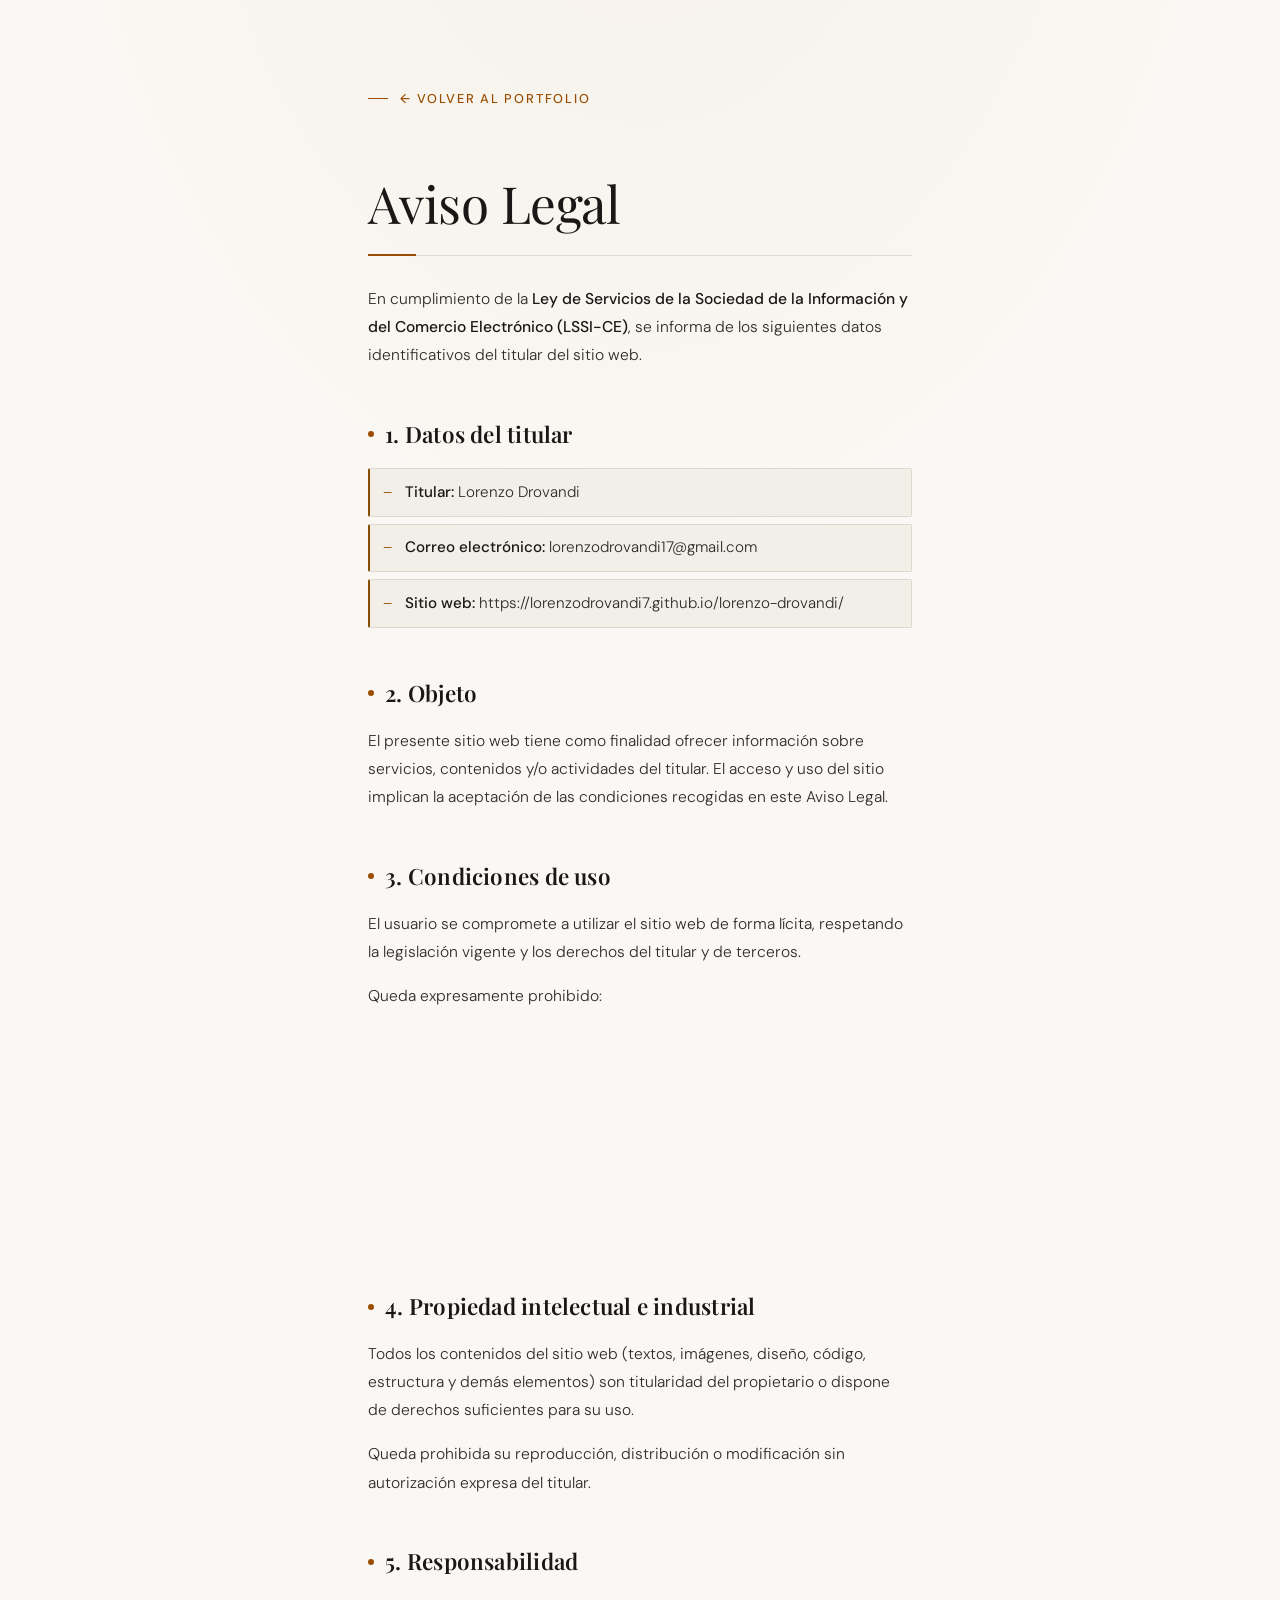
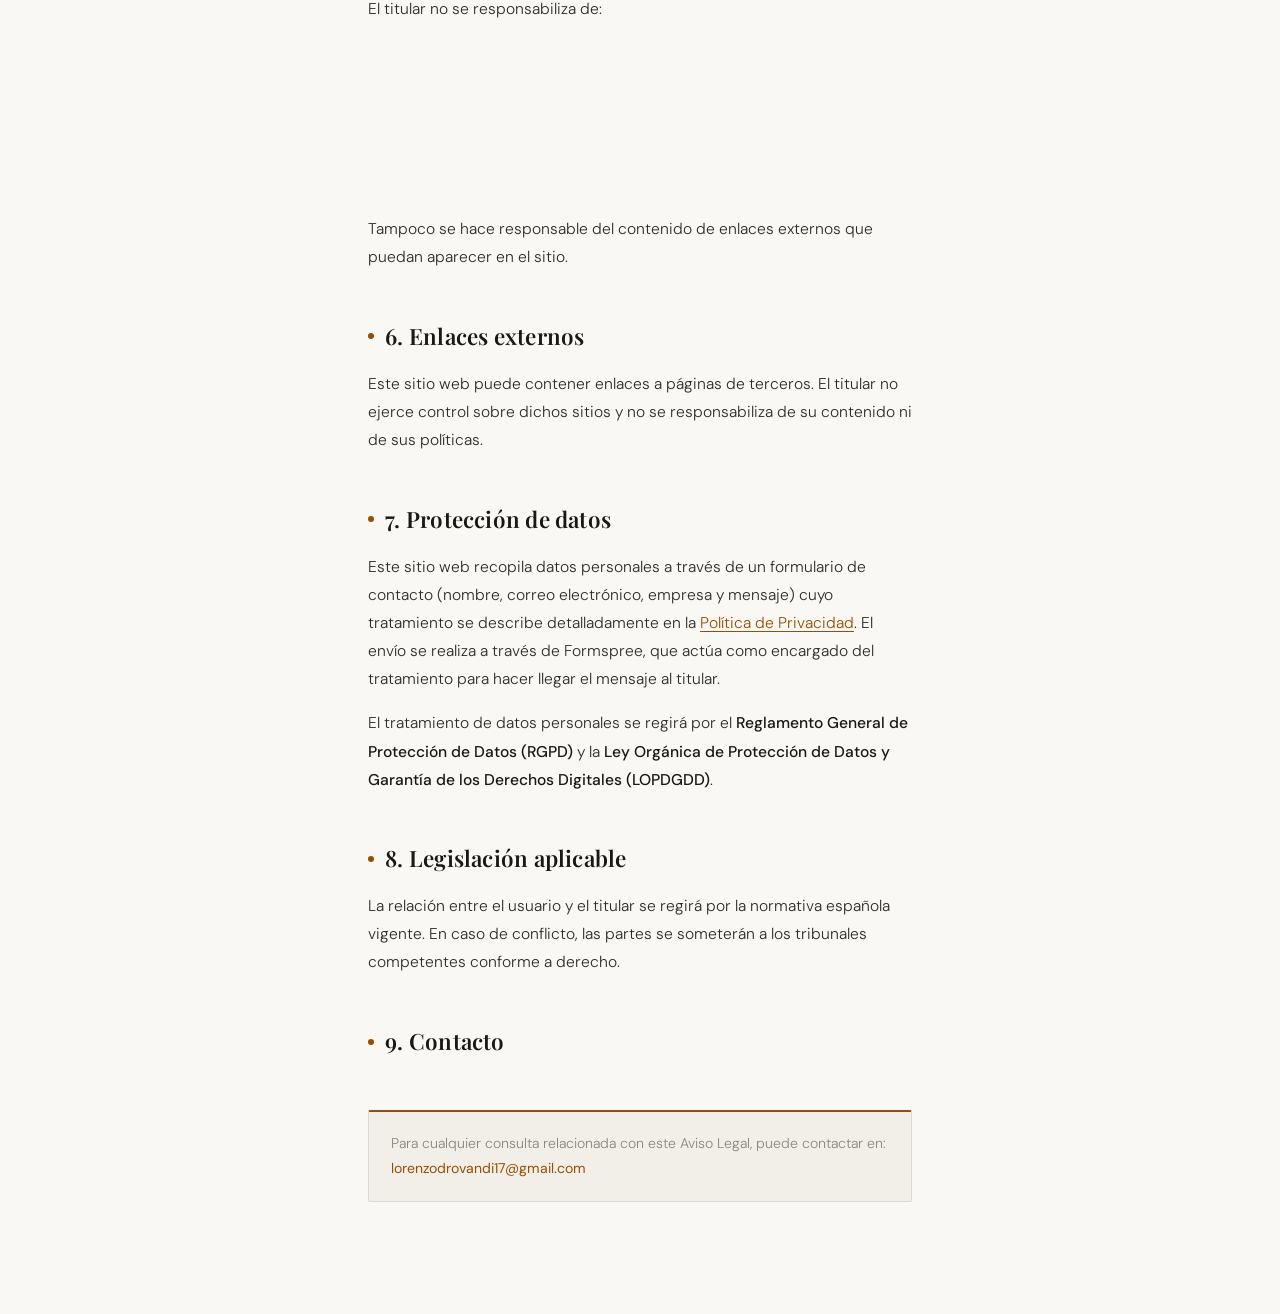
<file: aviso_legal.html>
<!DOCTYPE html>
<html lang="es">
<head>
  <meta charset="UTF-8">
  <meta name="viewport" content="width=device-width, initial-scale=1.0">
  <link rel="stylesheet" href="aviso_legal.css" />
  <title>Aviso Legal · Lorenzo Drovandi</title>
</head>
<body>

  <a href="index.html" class="nav-link">← Volver al Portfolio</a>

  <h1>Aviso Legal</h1>

  <p>
    En cumplimiento de la <strong>Ley de Servicios de la Sociedad de la Información y del Comercio Electrónico (LSSI-CE)</strong>, se informa de los siguientes datos identificativos del titular del sitio web.
  </p>

  <h2>1. Datos del titular</h2>
  <ul>
    <li><strong>Titular:</strong> Lorenzo Drovandi</li>
    <li><strong>Correo electrónico:</strong> lorenzodrovandi17@gmail.com</li>
    <li><strong>Sitio web:</strong> https://lorenzodrovandi7.github.io/lorenzo-drovandi/</li>
  </ul>

  <h2>2. Objeto</h2>
  <p>
    El presente sitio web tiene como finalidad ofrecer información sobre servicios, contenidos y/o actividades del titular.
    El acceso y uso del sitio implican la aceptación de las condiciones recogidas en este Aviso Legal.
  </p>

  <h2>3. Condiciones de uso</h2>
  <p>El usuario se compromete a utilizar el sitio web de forma lícita, respetando la legislación vigente y los derechos del titular y de terceros.</p>

  <p>Queda expresamente prohibido:</p>
  <ul>
    <li>Utilizar el sitio con fines ilícitos o fraudulentos</li>
    <li>Provocar daños en sistemas físicos o lógicos del titular o de terceros</li>
    <li>Intentar acceder de forma no autorizada a contenidos o sistemas</li>
    <li>Reproducir o distribuir contenidos sin autorización expresa</li>
  </ul>

  <h2>4. Propiedad intelectual e industrial</h2>
  <p>
    Todos los contenidos del sitio web (textos, imágenes, diseño, código, estructura y demás elementos) son titularidad del propietario o dispone de derechos suficientes para su uso.
  </p>

  <p>
    Queda prohibida su reproducción, distribución o modificación sin autorización expresa del titular.
  </p>

  <h2>5. Responsabilidad</h2>
  <p>
    El titular no se responsabiliza de:
  </p>
  <ul>
    <li>Errores u omisiones en los contenidos</li>
    <li>Falta de disponibilidad del sitio web</li>
    <li>Daños derivados del uso del sitio web</li>
  </ul>

  <p>
    Tampoco se hace responsable del contenido de enlaces externos que puedan aparecer en el sitio.
  </p>

  <h2>6. Enlaces externos</h2>
  <p>
    Este sitio web puede contener enlaces a páginas de terceros. El titular no ejerce control sobre dichos sitios y no se responsabiliza de su contenido ni de sus políticas.
  </p>

  <h2>7. Protección de datos</h2>
  <p>
    Este sitio web recopila datos personales a través de un formulario de contacto (nombre, correo electrónico, empresa y mensaje) cuyo tratamiento se describe detalladamente en la <a href="politica_privacidad.html">Política de Privacidad</a>. El envío se realiza a través de Formspree, que actúa como encargado del tratamiento para hacer llegar el mensaje al titular.
  </p>

  <p>
    El tratamiento de datos personales se regirá por el <strong>Reglamento General de Protección de Datos (RGPD)</strong> y la <strong>Ley Orgánica de Protección de Datos y Garantía de los Derechos Digitales (LOPDGDD)</strong>.
  </p>

  <h2>8. Legislación aplicable</h2>
  <p>
    La relación entre el usuario y el titular se regirá por la normativa española vigente. En caso de conflicto, las partes se someterán a los tribunales competentes conforme a derecho.
  </p>

  <h2>9. Contacto</h2>
  <p>
    Para cualquier consulta relacionada con este Aviso Legal, puede contactar en: <br>
    <strong>lorenzodrovandi17@gmail.com</strong>
  </p>

</body>
</html>
</file>
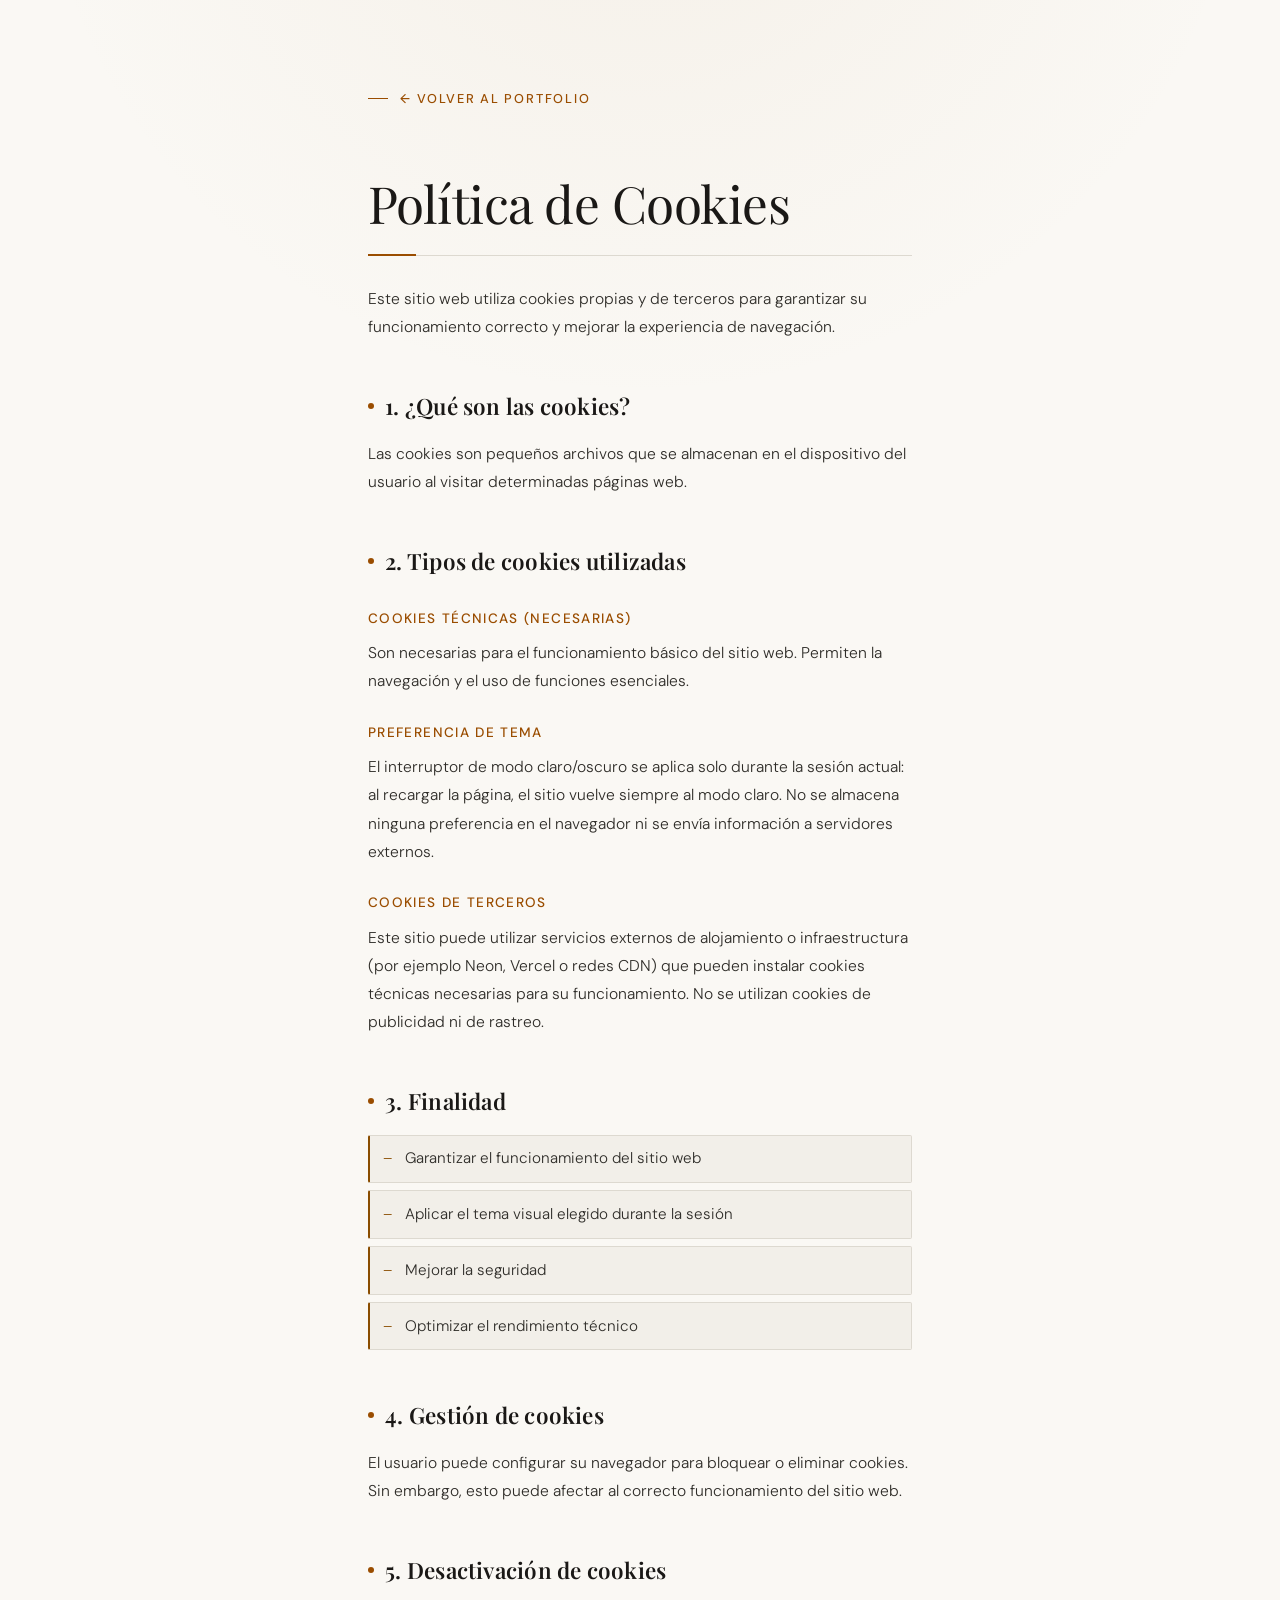
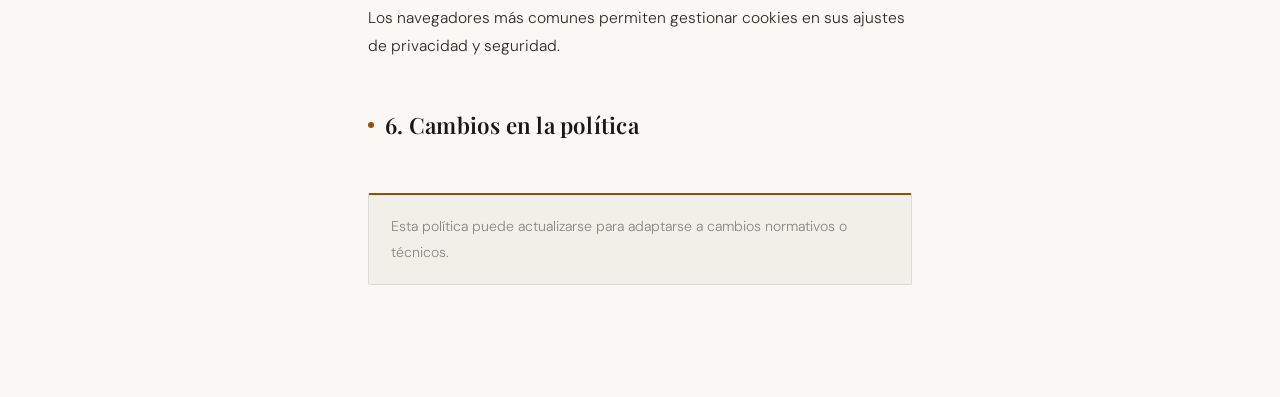
<file: politica_cookies.html>
<!DOCTYPE html>
<html lang="es">
<head>
  <meta charset="UTF-8">
  <meta name="viewport" content="width=device-width, initial-scale=1.0">
  <link rel="stylesheet" href="aviso_legal.css" />
  <title>Política de Cookies · Lorenzo Drovandi</title>
</head>
<body>

  <a href="index.html" class="nav-link">← Volver al Portfolio</a>

  <h1>Política de Cookies</h1>

  <p>
    Este sitio web utiliza cookies propias y de terceros para garantizar su funcionamiento correcto y mejorar la experiencia de navegación.
  </p>

  <h2>1. ¿Qué son las cookies?</h2>
  <p>
    Las cookies son pequeños archivos que se almacenan en el dispositivo del usuario al visitar determinadas páginas web.
  </p>

  <h2>2. Tipos de cookies utilizadas</h2>

  <h3>Cookies técnicas (necesarias)</h3>
  <p>
    Son necesarias para el funcionamiento básico del sitio web. Permiten la navegación y el uso de funciones esenciales.
  </p>

  <h3>Preferencia de tema</h3>
  <p>
    El interruptor de modo claro/oscuro se aplica solo durante la sesión actual:
    al recargar la página, el sitio vuelve siempre al modo claro.
    No se almacena ninguna preferencia en el navegador ni se envía información a servidores externos.
  </p>

  <h3>Cookies de terceros</h3>
  <p>
    Este sitio puede utilizar servicios externos de alojamiento o infraestructura (por ejemplo Neon, Vercel o redes CDN) que pueden instalar cookies técnicas necesarias para su funcionamiento. No se utilizan cookies de publicidad ni de rastreo.
  </p>

  <h2>3. Finalidad</h2>
  <ul>
    <li>Garantizar el funcionamiento del sitio web</li>
    <li>Aplicar el tema visual elegido durante la sesión</li>
    <li>Mejorar la seguridad</li>
    <li>Optimizar el rendimiento técnico</li>
  </ul>

  <h2>4. Gestión de cookies</h2>
  <p>
    El usuario puede configurar su navegador para bloquear o eliminar cookies. Sin embargo, esto puede afectar al correcto funcionamiento del sitio web.
  </p>

  <h2>5. Desactivación de cookies</h2>
  <p>
    Los navegadores más comunes permiten gestionar cookies en sus ajustes de privacidad y seguridad.
  </p>

  <h2>6. Cambios en la política</h2>
  <p>
    Esta política puede actualizarse para adaptarse a cambios normativos o técnicos.
  </p>

</body>
</html>
</file>
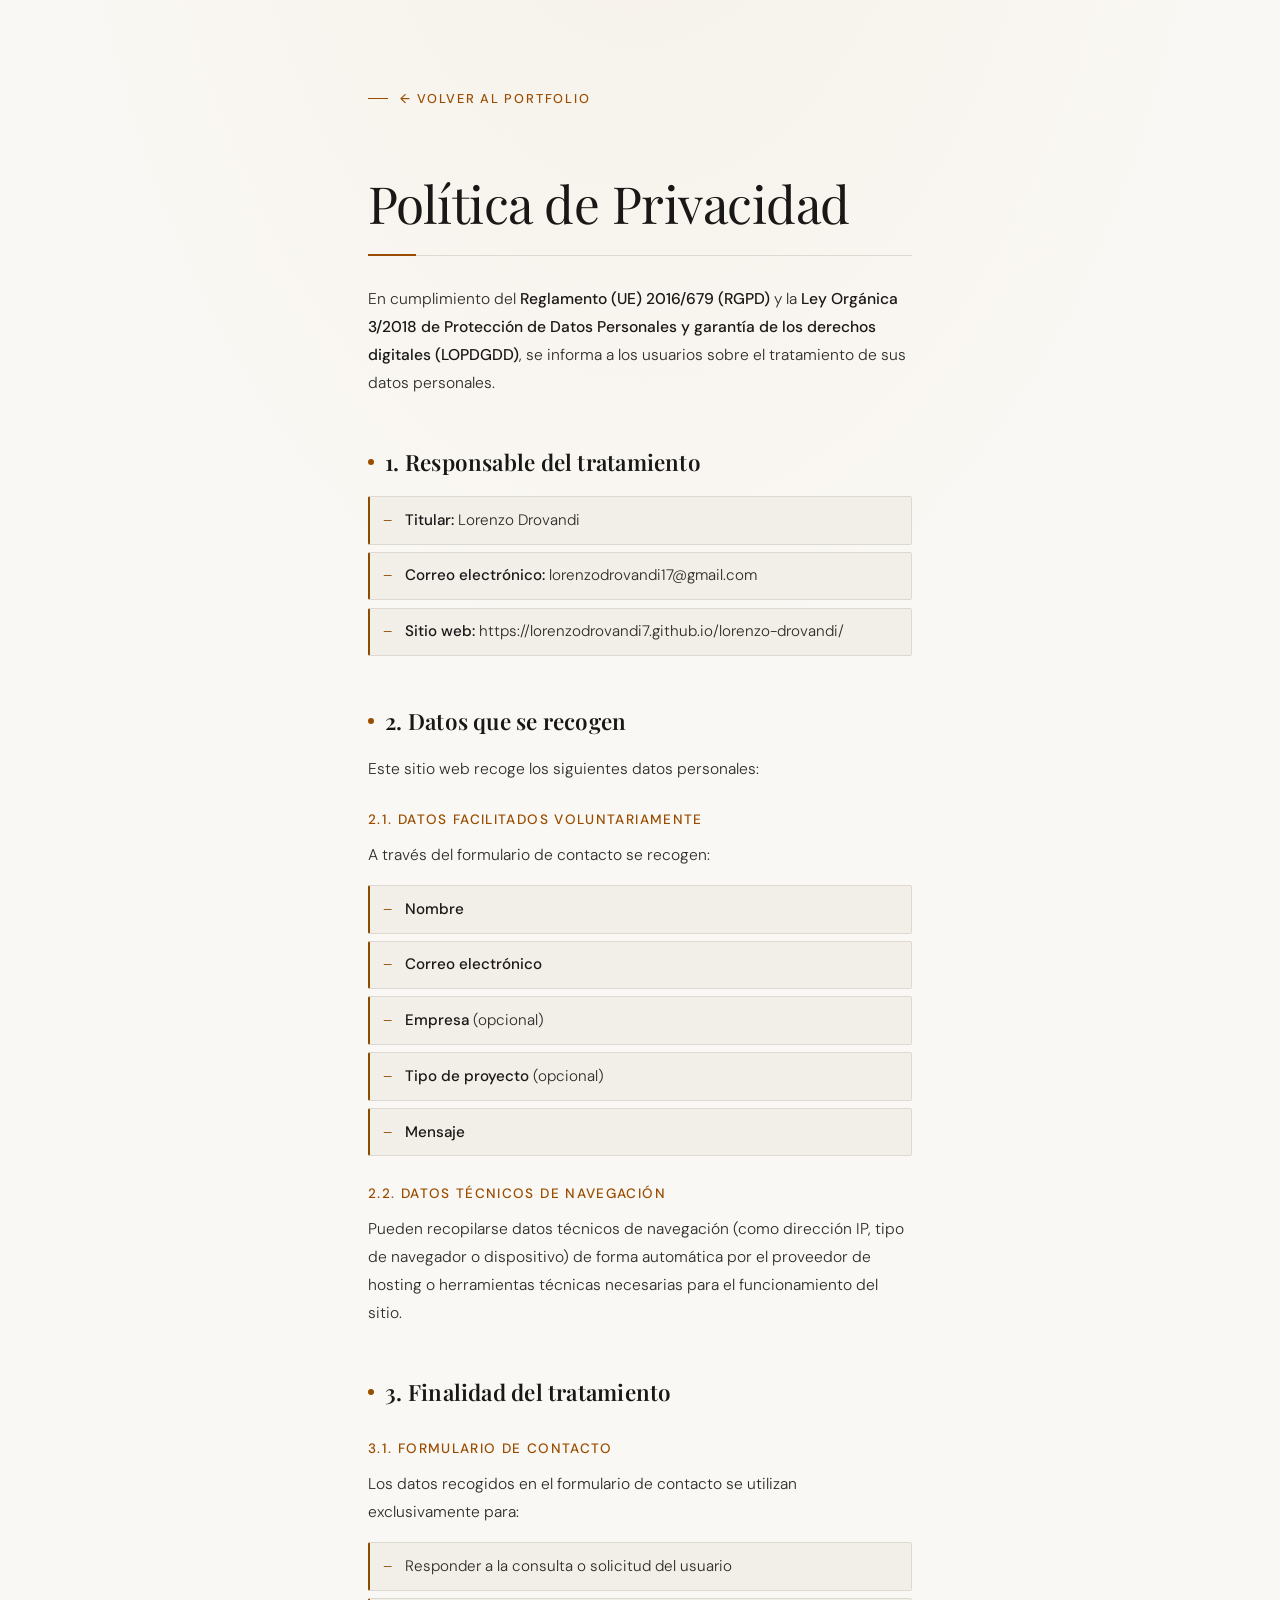
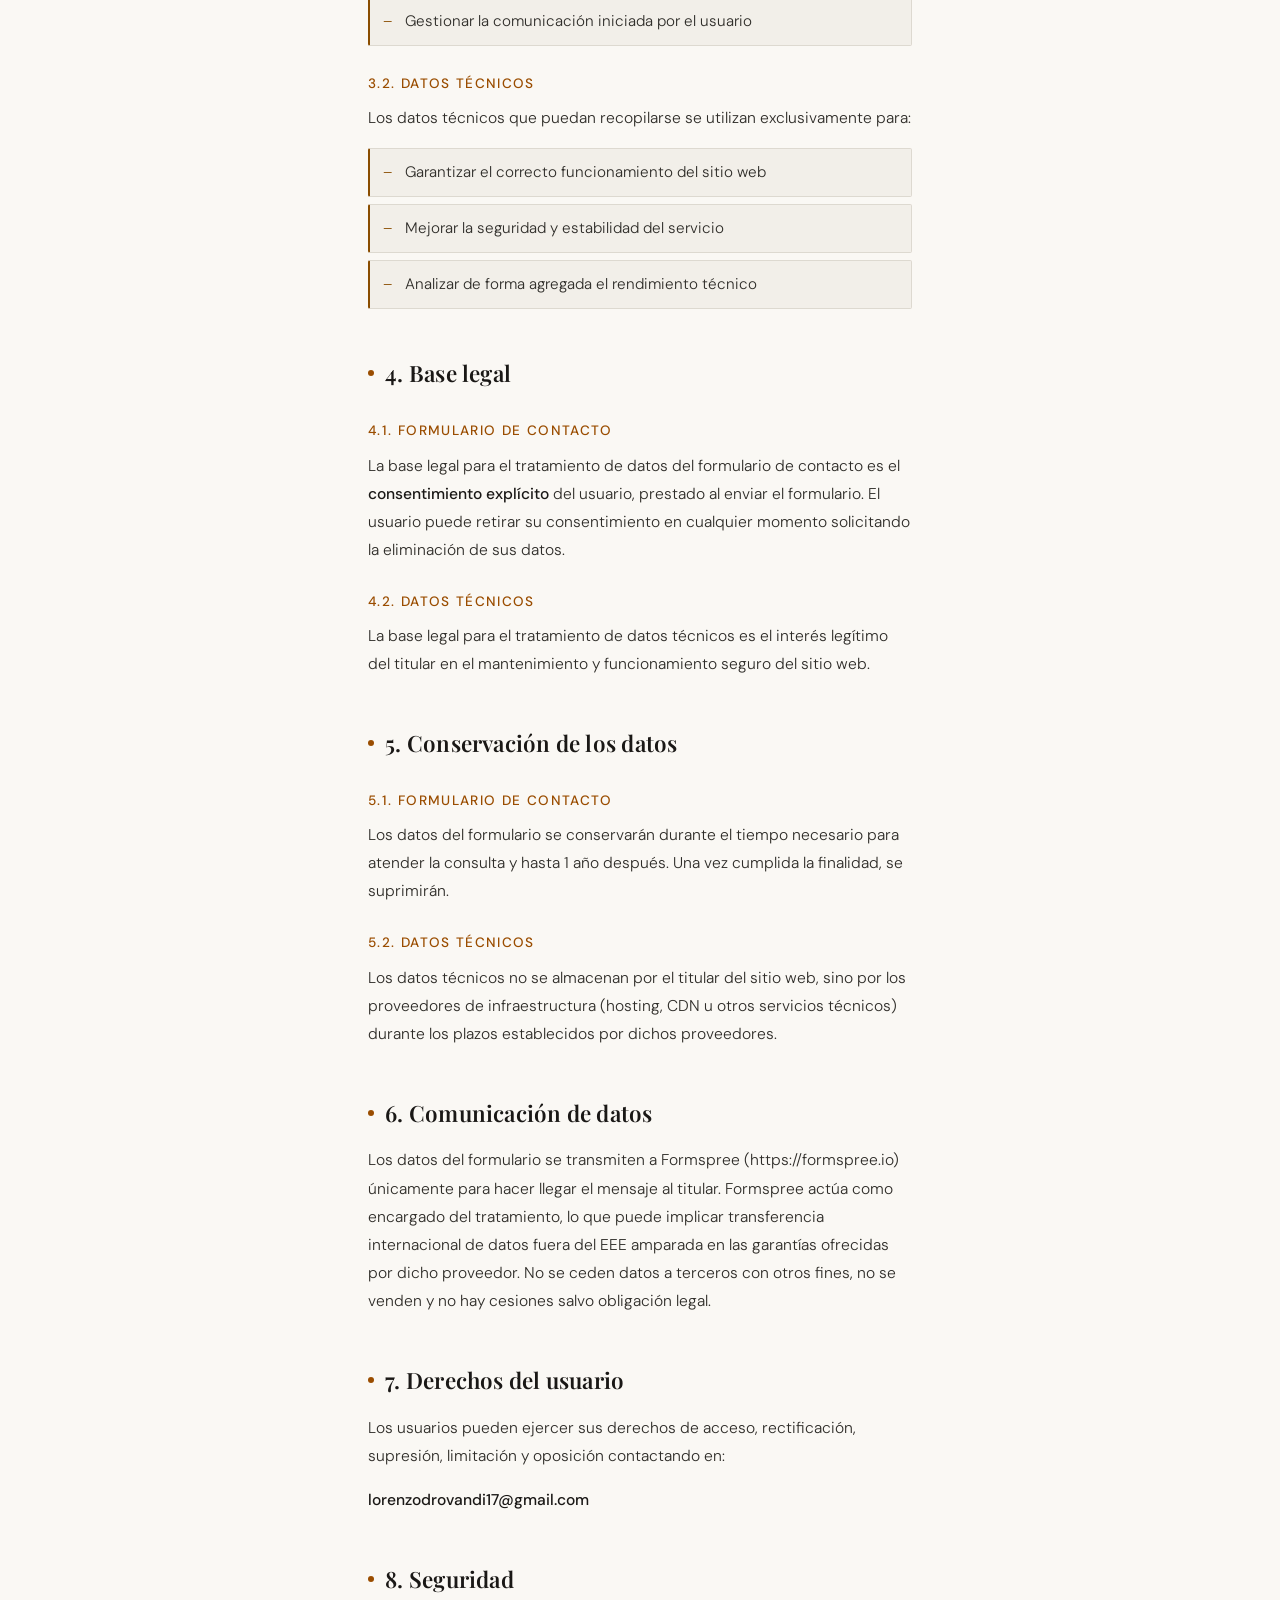
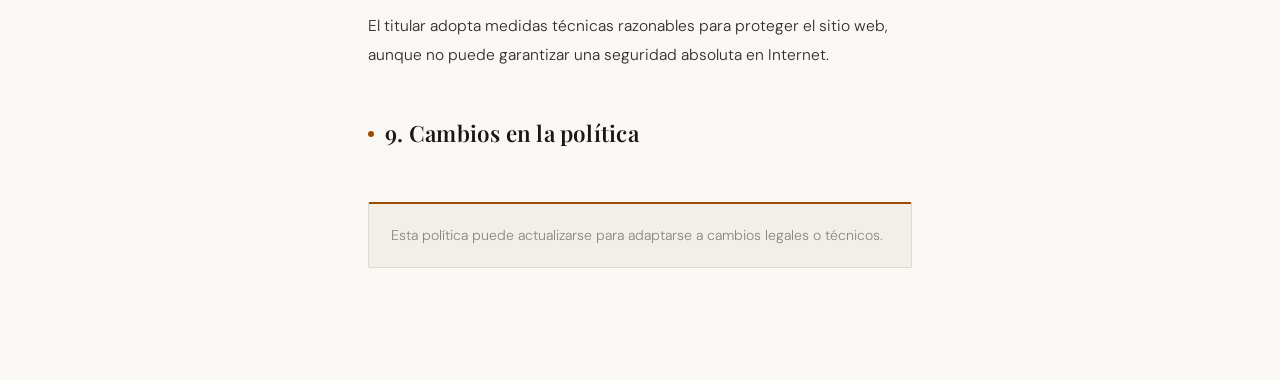
<file: politica_privacidad.html>
<!DOCTYPE html>
<html lang="es">
<head>
  <meta charset="UTF-8">
  <meta name="viewport" content="width=device-width, initial-scale=1.0">
  <link rel="stylesheet" href="aviso_legal.css" />
  <title>Política de Privacidad · Lorenzo Drovandi</title>
</head>
<body>

  <a href="index.html" class="nav-link">← Volver al Portfolio</a>

  <h1>Política de Privacidad</h1>

  <p>
    En cumplimiento del <strong>Reglamento (UE) 2016/679 (RGPD)</strong> y la 
    <strong>Ley Orgánica 3/2018 de Protección de Datos Personales y garantía de los derechos digitales (LOPDGDD)</strong>, 
    se informa a los usuarios sobre el tratamiento de sus datos personales.
  </p>

  <h2>1. Responsable del tratamiento</h2>
  <ul>
    <li><strong>Titular:</strong> Lorenzo Drovandi</li>
    <li><strong>Correo electrónico:</strong> lorenzodrovandi17@gmail.com</li>
    <li><strong>Sitio web:</strong> https://lorenzodrovandi7.github.io/lorenzo-drovandi/</li>
  </ul>

  <h2>2. Datos que se recogen</h2>
  <p>Este sitio web recoge los siguientes datos personales:</p>

  <h3>2.1. Datos facilitados voluntariamente</h3>
  <p>A través del formulario de contacto se recogen:</p>
  <ul>
    <li><strong>Nombre</strong></li>
    <li><strong>Correo electrónico</strong></li>
    <li><strong>Empresa</strong> (opcional)</li>
    <li><strong>Tipo de proyecto</strong> (opcional)</li>
    <li><strong>Mensaje</strong></li>
  </ul>

  <h3>2.2. Datos técnicos de navegación</h3>
  <p>Pueden recopilarse datos técnicos de navegación (como dirección IP, tipo de navegador o dispositivo) de forma automática por el proveedor de hosting o herramientas técnicas necesarias para el funcionamiento del sitio.</p>

  <h2>3. Finalidad del tratamiento</h2>
  <h3>3.1. Formulario de contacto</h3>
  <p>Los datos recogidos en el formulario de contacto se utilizan exclusivamente para:</p>
  <ul>
    <li>Responder a la consulta o solicitud del usuario</li>
    <li>Gestionar la comunicación iniciada por el usuario</li>
  </ul>

  <h3>3.2. Datos técnicos</h3>
  <p>Los datos técnicos que puedan recopilarse se utilizan exclusivamente para:</p>
  <ul>
    <li>Garantizar el correcto funcionamiento del sitio web</li>
    <li>Mejorar la seguridad y estabilidad del servicio</li>
    <li>Analizar de forma agregada el rendimiento técnico</li>
  </ul>

  <h2>4. Base legal</h2>
  <h3>4.1. Formulario de contacto</h3>
  <p>La base legal para el tratamiento de datos del formulario de contacto es el <strong>consentimiento explícito</strong> del usuario, prestado al enviar el formulario. El usuario puede retirar su consentimiento en cualquier momento solicitando la eliminación de sus datos.</p>

  <h3>4.2. Datos técnicos</h3>
  <p>La base legal para el tratamiento de datos técnicos es el interés legítimo del titular en el mantenimiento y funcionamiento seguro del sitio web.</p>

  <h2>5. Conservación de los datos</h2>
  <h3>5.1. Formulario de contacto</h3>
  <p>Los datos del formulario se conservarán durante el tiempo necesario para atender la consulta y hasta 1 año después. Una vez cumplida la finalidad, se suprimirán.</p>

  <h3>5.2. Datos técnicos</h3>
  <p>Los datos técnicos no se almacenan por el titular del sitio web, sino por los proveedores de infraestructura (hosting, CDN u otros servicios técnicos) durante los plazos establecidos por dichos proveedores.</p>

  <h2>6. Comunicación de datos</h2>
  <p>Los datos del formulario se transmiten a Formspree (https://formspree.io) únicamente para hacer llegar el mensaje al titular. Formspree actúa como encargado del tratamiento, lo que puede implicar transferencia internacional de datos fuera del EEE amparada en las garantías ofrecidas por dicho proveedor. No se ceden datos a terceros con otros fines, no se venden y no hay cesiones salvo obligación legal.</p>

  <h2>7. Derechos del usuario</h2>
  <p>
    Los usuarios pueden ejercer sus derechos de acceso, rectificación, supresión, limitación y oposición contactando en:
  </p>
  <p><strong>lorenzodrovandi17@gmail.com</strong></p>

  <h2>8. Seguridad</h2>
  <p>
    El titular adopta medidas técnicas razonables para proteger el sitio web, aunque no puede garantizar una seguridad absoluta en Internet.
  </p>

  <h2>9. Cambios en la política</h2>
  <p>
    Esta política puede actualizarse para adaptarse a cambios legales o técnicos.
  </p>

</body>
</html>
</file>
<file: aviso_legal.css>
/* ═══════════════════════════════════════════════
   Lorenzo Drovandi — Legal Pages CSS
   Aesthetic: Dark editorial, refined & minimal
   ═══════════════════════════════════════════════ */

  @import url('https://fonts.googleapis.com/css2?family=Playfair+Display:ital,wght@0,400;0,600;1,400&family=DM+Sans:wght@300;400;500&display=swap');

/* ── Variables ─────────────────────────────── */
:root {
  --bg:        #0e0e0f;
  --surface:   #161618;
  --border:    #2a2a2e;
  --accent:    #fe7e08;
  --accent-dim:#8a4d00;
  --text:      #e8e4dc;
  --muted:     #7a7672;
  --heading:   #f4f0e8;

  --font-display: 'Playfair Display', Georgia, serif;
  --font-body:    'DM Sans', sans-serif;

  --radius: 2px;
  --max-w:  720px;
  --side:   clamp(1.25rem, 5vw, 3rem);
}

/* ── Reset ──────────────────────────────────── */
*, *::before, *::after {
  box-sizing: border-box;
  margin: 0;
  padding: 0;
}

/* ── Base ───────────────────────────────────── */
html {
  font-size: 16px;
  scroll-behavior: smooth;
}

body {
  background-color: var(--bg);
  color: var(--text);
  font-family: var(--font-body);
  font-weight: 300;
  line-height: 1.8;
  min-height: 100vh;
  padding: clamp(2rem, 8vw, 5rem) var(--side) clamp(3rem, 10vw, 6rem);

  /* Subtle grain texture */
  background-image:
    radial-gradient(ellipse 80% 50% at 50% -10%, rgba(200,169,126,0.06) 0%, transparent 60%);
}

/* ── Nav link ───────────────────────────────── */
.nav-link {
  display: inline-flex;
  align-items: center;
  gap: 0.4em;
  font-family: var(--font-body);
  font-size: 0.8rem;
  font-weight: 500;
  letter-spacing: 0.14em;
  text-transform: uppercase;
  color: var(--accent);
  text-decoration: none;
  margin-bottom: clamp(2rem, 6vw, 4rem);
  transition: color 0.2s, gap 0.2s;
  position: relative;
}

.nav-link::before {
  content: '';
  display: inline-block;
  width: 1.6em;
  height: 1px;
  background: var(--accent);
  transition: width 0.3s ease;
  vertical-align: middle;
  margin-right: 0.5em;
}

.nav-link:hover {
  color: var(--heading);
  gap: 0.7em;
}

.nav-link:hover::before {
  width: 2.4em;
}

/* ── Layout wrapper ─────────────────────────── */
body > h1 {
  max-width: var(--max-w);
}

body > * {
  max-width: var(--max-w);
}

/* ── H1 — Page title ────────────────────────── */
h1 {
  font-family: var(--font-display);
  font-size: clamp(2rem, 5vw, 3.2rem);
  font-weight: 400;
  color: var(--heading);
  line-height: 1.15;
  letter-spacing: -0.01em;
  margin-bottom: 1.8rem;
  padding-bottom: 1.4rem;
  border-bottom: 1px solid var(--border);
  position: relative;
}

h1::after {
  content: '';
  position: absolute;
  bottom: -1px;
  left: 0;
  width: 3rem;
  height: 2px;
  background: var(--accent);
}

/* ── H2 — Sections ──────────────────────────── */
h2 {
  font-family: var(--font-display);
  font-size: clamp(1.1rem, 2.5vw, 1.4rem);
  font-weight: 600;
  color: var(--heading);
  letter-spacing: 0.01em;
  margin-top: 2.8rem;
  margin-bottom: 0.85rem;
  display: flex;
  align-items: center;
  gap: 0.7rem;
}

h2::before {
  content: '';
  display: inline-block;
  width: 6px;
  height: 6px;
  border-radius: 50%;
  background: var(--accent);
  flex-shrink: 0;
}

/* ── H3 — Subsections ───────────────────────── */
h3 {
  font-family: var(--font-body);
  font-size: 0.85rem;
  font-weight: 500;
  letter-spacing: 0.1em;
  text-transform: uppercase;
  color: var(--accent);
  margin-top: 1.6rem;
  margin-bottom: 0.5rem;
}

/* ── Paragraphs ─────────────────────────────── */
p {
  color: var(--text);
  font-size: clamp(0.9rem, 2vw, 0.975rem);
  margin-bottom: 1rem;
  max-width: 66ch;
}

/* ── Strong ─────────────────────────────────── */
strong {
  font-weight: 500;
  color: var(--heading);
}

/* ── Lists ──────────────────────────────────── */
ul {
  list-style: none;
  padding: 0;
  margin-bottom: 1rem;
  display: flex;
  flex-direction: column;
  gap: 0.45rem;
}

ul li {
  font-size: clamp(0.88rem, 1.8vw, 0.95rem);
  color: var(--text);
  padding: 0.6rem 1rem 0.6rem 2.2rem;
  background: var(--surface);
  border: 1px solid var(--border);
  border-left: 2px solid var(--accent-dim);
  border-radius: var(--radius);
  position: relative;
  transition: border-color 0.2s, background 0.2s;
  max-width: 66ch;
}

ul li:hover {
  background: #1c1c1f;
  border-left-color: var(--accent);
}

ul li::before {
  content: '–';
  position: absolute;
  left: 0.8rem;
  color: var(--accent-dim);
  font-weight: 300;
}

/* ── Links inside content ───────────────────── */
p a, li a {
  color: var(--accent);
  text-decoration: underline;
  text-underline-offset: 3px;
  text-decoration-thickness: 1px;
  transition: color 0.2s;
}

p a:hover, li a:hover {
  color: var(--heading);
}

/* ── Divider between sections ───────────────── */
h2 + p,
h2 + ul {
  margin-top: 0;
}

/* ── Footer-ish last contact block ─────────── */
body > p:last-of-type {
  margin-top: 3rem;
  padding: 1.2rem 1.4rem;
  background: var(--surface);
  border: 1px solid var(--border);
  border-top: 2px solid var(--accent);
  border-radius: var(--radius);
  font-size: 0.88rem;
  color: var(--muted);
  max-width: 66ch;
}

body > p:last-of-type strong {
  color: var(--accent);
  font-weight: 400;
}

/* ── Scroll fade-in animation ───────────────── */
@keyframes fadeUp {
  from { opacity: 0; transform: translateY(14px); }
  to   { opacity: 1; transform: translateY(0); }
}

h1 { animation: fadeUp 0.5s ease both; }
h2 { animation: fadeUp 0.4s ease both; }
p  { animation: fadeUp 0.4s ease 0.05s both; }
ul { animation: fadeUp 0.4s ease 0.08s both; }

/* ── Responsive ─────────────────────────────── */
@media (max-width: 600px) {
  :root {
    --side: 1.1rem;
  }

  h1 {
    font-size: 1.75rem;
  }

  ul li {
    padding-left: 1.8rem;
    font-size: 0.88rem;
  }
}

@media (prefers-color-scheme: light) {
  /* Optional light mode override — remove if you want dark-only */
  :root {
    --bg:      #faf8f4;
    --surface: #f2efe9;
    --border:  #ddd9d0;
    --text:    #2e2c28;
    --muted:   #8a8680;
    --heading: #1a1816;
    --accent:  #9a4d00;
  }

  body {
    background-image:
      radial-gradient(ellipse 80% 50% at 50% -10%, rgba(200,169,126,0.10) 0%, transparent 60%);
  }

  ul li:hover {
    background: #e8e4dc;
  }
}

/* ── Selection ──────────────────────────────── */
::selection {
  background: var(--accent);
  color: var(--bg);
}

@media screen and (min-width: 1200px) {
  body {
    max-width: 50%;
    margin: 0 auto;
  }
}
</file>
